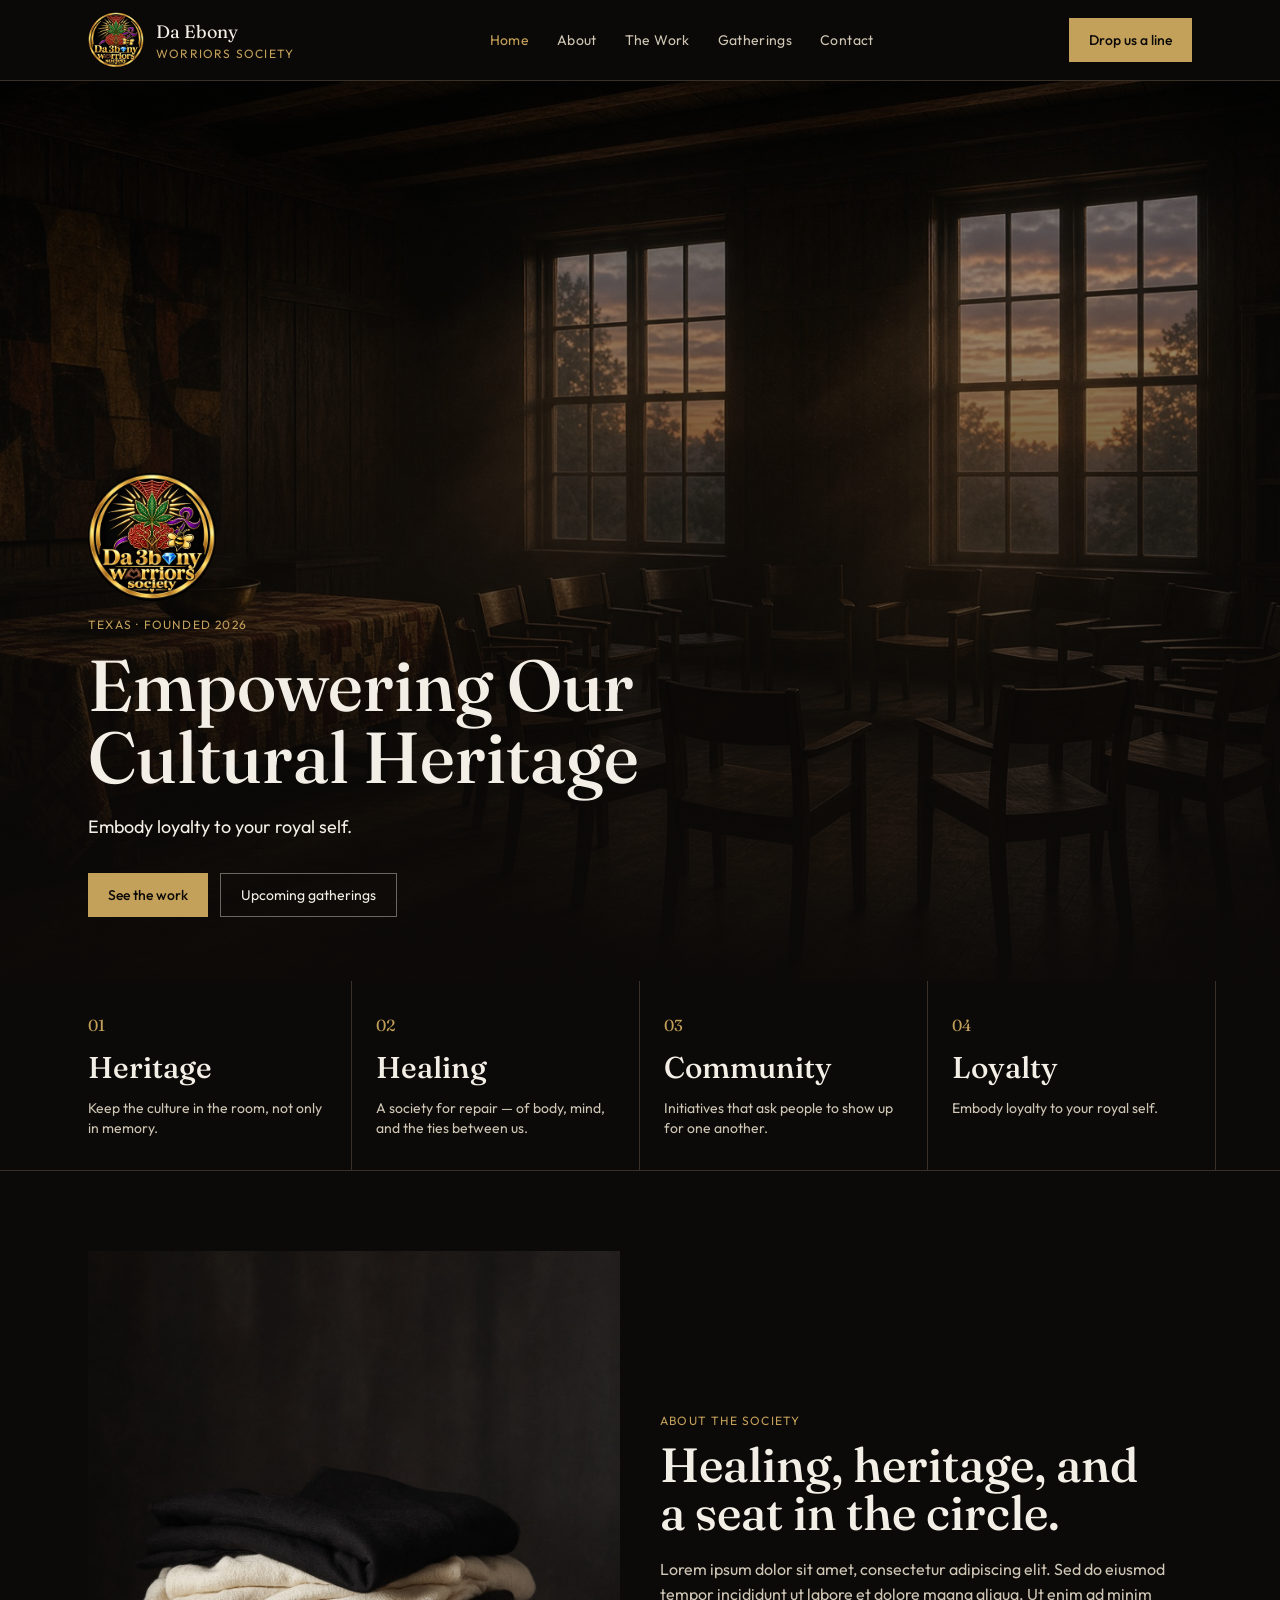
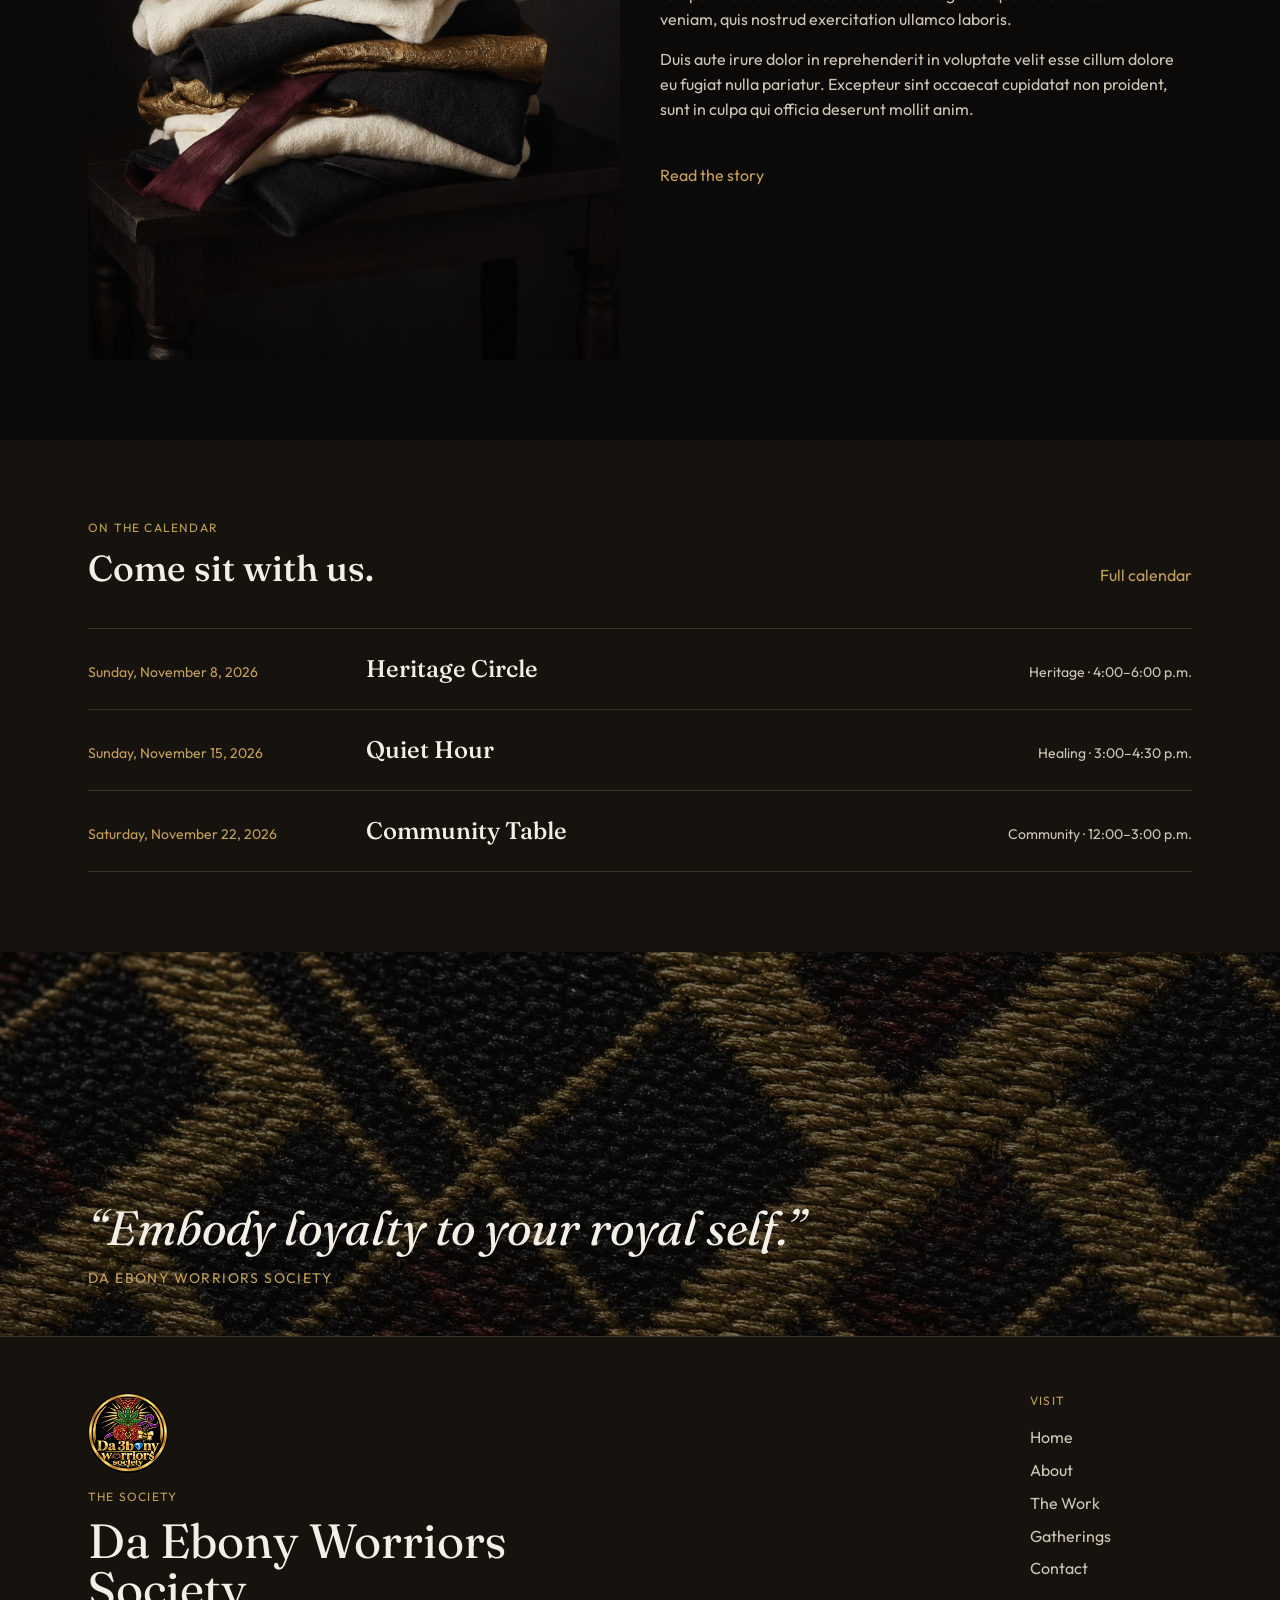
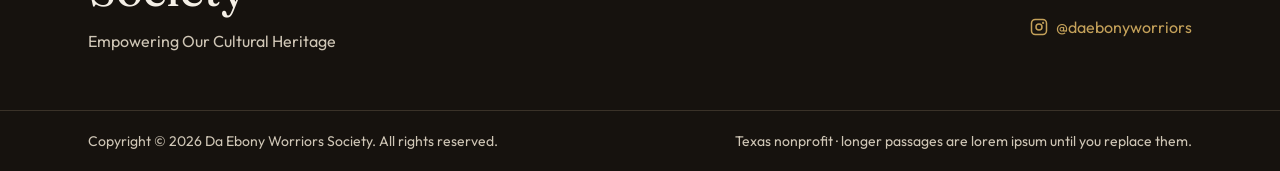
<file: index.html>
<!DOCTYPE html>
<html lang="en">
<head>
  <meta charset="utf-8">
  <meta name="viewport" content="width=device-width, initial-scale=1, viewport-fit=cover, interactive-widget=resizes-content">
  <title>Da Ebony Worriors Society — Empowering Our Cultural Heritage</title>
  <meta name="description" content="Da Ebony Worriors Society. Empowering Our Cultural Heritage. A Texas society for healing, heritage, and community.">
  <meta name="theme-color" content="#0c0a08">
  <link rel="icon" href="images/logo.jpg" type="image/jpeg">
  <link rel="preconnect" href="https://fonts.googleapis.com">
  <link rel="preconnect" href="https://fonts.gstatic.com" crossorigin>
  <link href="https://fonts.googleapis.com/css2?family=Fraunces:ital,opsz,wght@0,9..144,500;0,9..144,620;1,9..144,500&family=Outfit:wght@300;400;500;600&display=swap" rel="stylesheet">
  <link rel="stylesheet" href="css/site.css">
  <link rel="stylesheet" href="css/extras.css">
</head>
<body class="bg-ink text-ivory antialiased">
<div class="flex min-h-screen flex-col">
<a href="#content" class="sr-only focus:not-sr-only focus:fixed focus:top-3 focus:left-3 focus:z-50 focus:bg-gold focus:px-4 focus:py-3 focus:text-ink">Skip to content</a>
<header class="sticky top-0 z-40 border-b border-line bg-ink/95 backdrop-blur-md">
  <div class="mx-auto flex max-w-6xl items-center justify-between gap-4 px-6 py-3">
    <a href="index.html" class="flex items-center gap-3" aria-label="Da Ebony Worriors Society home">
      <img src="images/logo.jpg" alt="" class="logo-mark" width="56" height="56">
      <span class="leading-tight">
        <span class="block font-display text-lg text-ivory">Da Ebony</span>
        <span class="block text-xs tracking-widest text-gold uppercase">Worriors Society</span>
      </span>
    </a>
    <nav class="hidden items-center gap-7 md:flex" aria-label="Primary"><a class="text-sm tracking-wide text-gold" href="index.html">Home</a><a class="text-sm tracking-wide text-ivory-dim hover:text-ivory" href="about.html">About</a><a class="text-sm tracking-wide text-ivory-dim hover:text-ivory" href="work.html">The Work</a><a class="text-sm tracking-wide text-ivory-dim hover:text-ivory" href="gatherings.html">Gatherings</a><a class="text-sm tracking-wide text-ivory-dim hover:text-ivory" href="contact.html">Contact</a></nav>
    <a href="contact.html" class="hidden h-11 items-center bg-gold px-5 text-sm font-medium text-ink hover:bg-gold-2 md:inline-flex">Drop us a line</a>
    <details class="md:hidden">
      <summary class="grid h-11 w-11 place-items-center border border-line text-ivory" aria-label="Open menu"><svg xmlns="http://www.w3.org/2000/svg" width="22" height="22" viewBox="0 0 24 24" fill="none" stroke="currentColor" stroke-width="2" stroke-linecap="round" aria-hidden="true"><path d="M4 6h16M4 12h16M4 18h16"/></svg></summary>
      <nav class="absolute right-0 left-0 border-t border-line bg-ink px-6 py-4" aria-label="Mobile"><a class="flex h-12 items-center border-b border-line font-display text-2xl text-gold" href="index.html">Home</a><a class="flex h-12 items-center border-b border-line font-display text-2xl text-ivory" href="about.html">About</a><a class="flex h-12 items-center border-b border-line font-display text-2xl text-ivory" href="work.html">The Work</a><a class="flex h-12 items-center border-b border-line font-display text-2xl text-ivory" href="gatherings.html">Gatherings</a><a class="flex h-12 items-center border-b border-line font-display text-2xl text-ivory" href="contact.html">Contact</a></nav>
    </details>
  </div>
</header>
<main id="content" class="flex-1">

<section class="relative min-h-screen">
  <img src="images/hall.jpg" alt="An empty wood-paneled gathering room at dusk, chairs in a circle around a table with gold cloth" class="absolute inset-0 h-full w-full object-cover">
  <div class="hero-scrim absolute inset-0"></div>
  <div class="relative mx-auto flex min-h-screen max-w-6xl flex-col justify-end px-6 pt-28 pb-16">
    <img src="images/logo.jpg" alt="Da Ebony Worriors Society seal" class="logo-seal" width="112" height="112">
    <p class="text-xs tracking-widest text-gold uppercase">Texas · Founded 2026</p>
    <h1 class="mt-4 max-w-4xl font-display text-5xl text-ivory md:text-7xl">Empowering Our Cultural Heritage</h1>
    <p class="mt-5 max-w-xl text-lg text-ivory">Embody loyalty to your royal self.</p>
    <div class="mt-8 flex flex-wrap gap-3">
      <a href="work.html" class="inline-flex h-11 items-center bg-gold px-5 text-sm font-medium text-ink hover:bg-gold-2">See the work</a>
      <a href="gatherings.html" class="inline-flex h-11 items-center border border-ivory/40 px-5 text-sm text-ivory hover:border-gold hover:text-gold">Upcoming gatherings</a>
    </div>
  </div>
</section>
<section class="border-b border-line"><div class="mx-auto grid max-w-6xl md:grid-cols-4"><article class="border-b border-line px-6 py-8 md:border-r md:border-b-0"><p class="font-display text-gold">01</p><h2 class="mt-3 font-display text-3xl">Heritage</h2><p class="mt-3 text-sm text-ivory-dim">Keep the culture in the room, not only in memory.</p></article><article class="border-b border-line px-6 py-8 md:border-r md:border-b-0"><p class="font-display text-gold">02</p><h2 class="mt-3 font-display text-3xl">Healing</h2><p class="mt-3 text-sm text-ivory-dim">A society for repair — of body, mind, and the ties between us.</p></article><article class="border-b border-line px-6 py-8 md:border-r md:border-b-0"><p class="font-display text-gold">03</p><h2 class="mt-3 font-display text-3xl">Community</h2><p class="mt-3 text-sm text-ivory-dim">Initiatives that ask people to show up for one another.</p></article><article class="border-b border-line px-6 py-8 md:border-r md:border-b-0 md:border-r-0"><p class="font-display text-gold">04</p><h2 class="mt-3 font-display text-3xl">Loyalty</h2><p class="mt-3 text-sm text-ivory-dim">Embody loyalty to your royal self.</p></article></div></section>
<section class="mx-auto grid max-w-6xl items-center gap-10 px-6 py-20 md:grid-cols-2">
  <img src="images/folds.jpg" alt="Folded black, ivory, and gold cloth on a dark wood bench" class="aspect-portrait w-full object-cover">
  <div>
    <p class="text-xs tracking-widest text-gold uppercase">About the society</p>
    <h2 class="mt-3 font-display text-4xl md:text-5xl">Healing, heritage, and a seat in the circle.</h2>
    <p class="mt-5 text-ivory-dim">Lorem ipsum dolor sit amet, consectetur adipiscing elit. Sed do eiusmod tempor incididunt ut labore et dolore magna aliqua. Ut enim ad minim veniam, quis nostrud exercitation ullamco laboris.</p>
    <p class="mt-4 text-ivory-dim">Duis aute irure dolor in reprehenderit in voluptate velit esse cillum dolore eu fugiat nulla pariatur. Excepteur sint occaecat cupidatat non proident, sunt in culpa qui officia deserunt mollit anim.</p>
    <a href="about.html" class="mt-8 inline-flex h-11 items-center text-gold hover:text-gold-2">Read the story</a>
  </div>
</section>
<section class="bg-ink-2"><div class="mx-auto max-w-6xl px-6 py-20">
  <div class="flex flex-wrap items-end justify-between gap-4">
    <div><p class="text-xs tracking-widest text-gold uppercase">On the calendar</p><h2 class="mt-3 font-display text-4xl">Come sit with us.</h2></div>
    <a href="gatherings.html" class="text-gold hover:text-gold-2">Full calendar</a>
  </div>
  <ul class="mt-10 divide-y divide-line border-y border-line"><li class="grid gap-2 py-6 md:grid-cols-12 md:items-baseline"><p class="text-sm text-gold md:col-span-3">Sunday, November 8, 2026</p><h3 class="font-display text-2xl md:col-span-5">Heritage Circle</h3><p class="text-sm text-ivory-dim md:col-span-4 md:text-right">Heritage · 4:00–6:00 p.m.</p></li><li class="grid gap-2 py-6 md:grid-cols-12 md:items-baseline"><p class="text-sm text-gold md:col-span-3">Sunday, November 15, 2026</p><h3 class="font-display text-2xl md:col-span-5">Quiet Hour</h3><p class="text-sm text-ivory-dim md:col-span-4 md:text-right">Healing · 3:00–4:30 p.m.</p></li><li class="grid gap-2 py-6 md:grid-cols-12 md:items-baseline"><p class="text-sm text-gold md:col-span-3">Saturday, November 22, 2026</p><h3 class="font-display text-2xl md:col-span-5">Community Table</h3><p class="text-sm text-ivory-dim md:col-span-4 md:text-right">Community · 12:00–3:00 p.m.</p></li></ul>
</div></section>
<section class="relative">
  <img src="images/cloth.jpg" alt="Handwoven black cloth with antique gold diamonds and chevrons" class="h-80 w-full object-cover md:h-96">
  <div class="absolute inset-0 flex items-end bg-ink/55">
    <blockquote class="mx-auto w-full max-w-6xl px-6 py-12">
      <p class="max-w-3xl font-display text-4xl text-ivory italic md:text-5xl">“Embody loyalty to your royal self.”</p>
      <footer class="mt-4 text-sm tracking-widest text-gold uppercase">Da Ebony Worriors Society</footer>
    </blockquote>
  </div>
</section>

</main>
<footer class="border-t border-line bg-ink-2">
  <div class="mx-auto grid max-w-6xl gap-10 px-6 py-14 md:grid-cols-12">
    <div class="md:col-span-7">
      <img src="images/logo.jpg" alt="" class="logo-footer" width="80" height="80">
      <p class="mt-4 text-xs tracking-widest text-gold uppercase">The society</p>
      <p class="mt-3 max-w-xl font-display text-4xl text-ivory md:text-5xl">Da Ebony Worriors Society</p>
      <p class="mt-4 max-w-md text-ivory-dim">Empowering Our Cultural Heritage</p>
    </div>
    <div class="md:col-span-5 md:justify-self-end">
      <p class="text-xs tracking-widest text-gold uppercase">Visit</p>
      <ul class="mt-4 space-y-2"><li><a class="text-ivory-dim hover:text-ivory" href="index.html">Home</a></li><li><a class="text-ivory-dim hover:text-ivory" href="about.html">About</a></li><li><a class="text-ivory-dim hover:text-ivory" href="work.html">The Work</a></li><li><a class="text-ivory-dim hover:text-ivory" href="gatherings.html">Gatherings</a></li><li><a class="text-ivory-dim hover:text-ivory" href="contact.html">Contact</a></li></ul>
      <a href="https://www.instagram.com/daebonyworriors/" class="mt-6 inline-flex h-11 items-center gap-2 text-gold hover:text-gold-2" target="_blank" rel="noreferrer"><svg xmlns="http://www.w3.org/2000/svg" width="18" height="18" viewBox="0 0 24 24" fill="none" stroke="currentColor" stroke-width="2" stroke-linecap="round" stroke-linejoin="round" aria-hidden="true"><rect width="20" height="20" x="2" y="2" rx="5"/><circle cx="12" cy="12" r="4"/><circle cx="17.5" cy="6.5" r="0.5" fill="currentColor"/></svg> @daebonyworriors</a>
    </div>
  </div>
  <div class="border-t border-line">
    <div class="mx-auto flex max-w-6xl flex-col gap-2 px-6 py-5 text-sm text-ivory-dim md:flex-row md:items-center md:justify-between">
      <p>Copyright © 2026 Da Ebony Worriors Society. All rights reserved.</p>
      <p>Texas nonprofit · longer passages are lorem ipsum until you replace them.</p>
    </div>
  </div>
</footer>
</div>
<script src="js/site.js"></script>
</body>
</html>
</file>
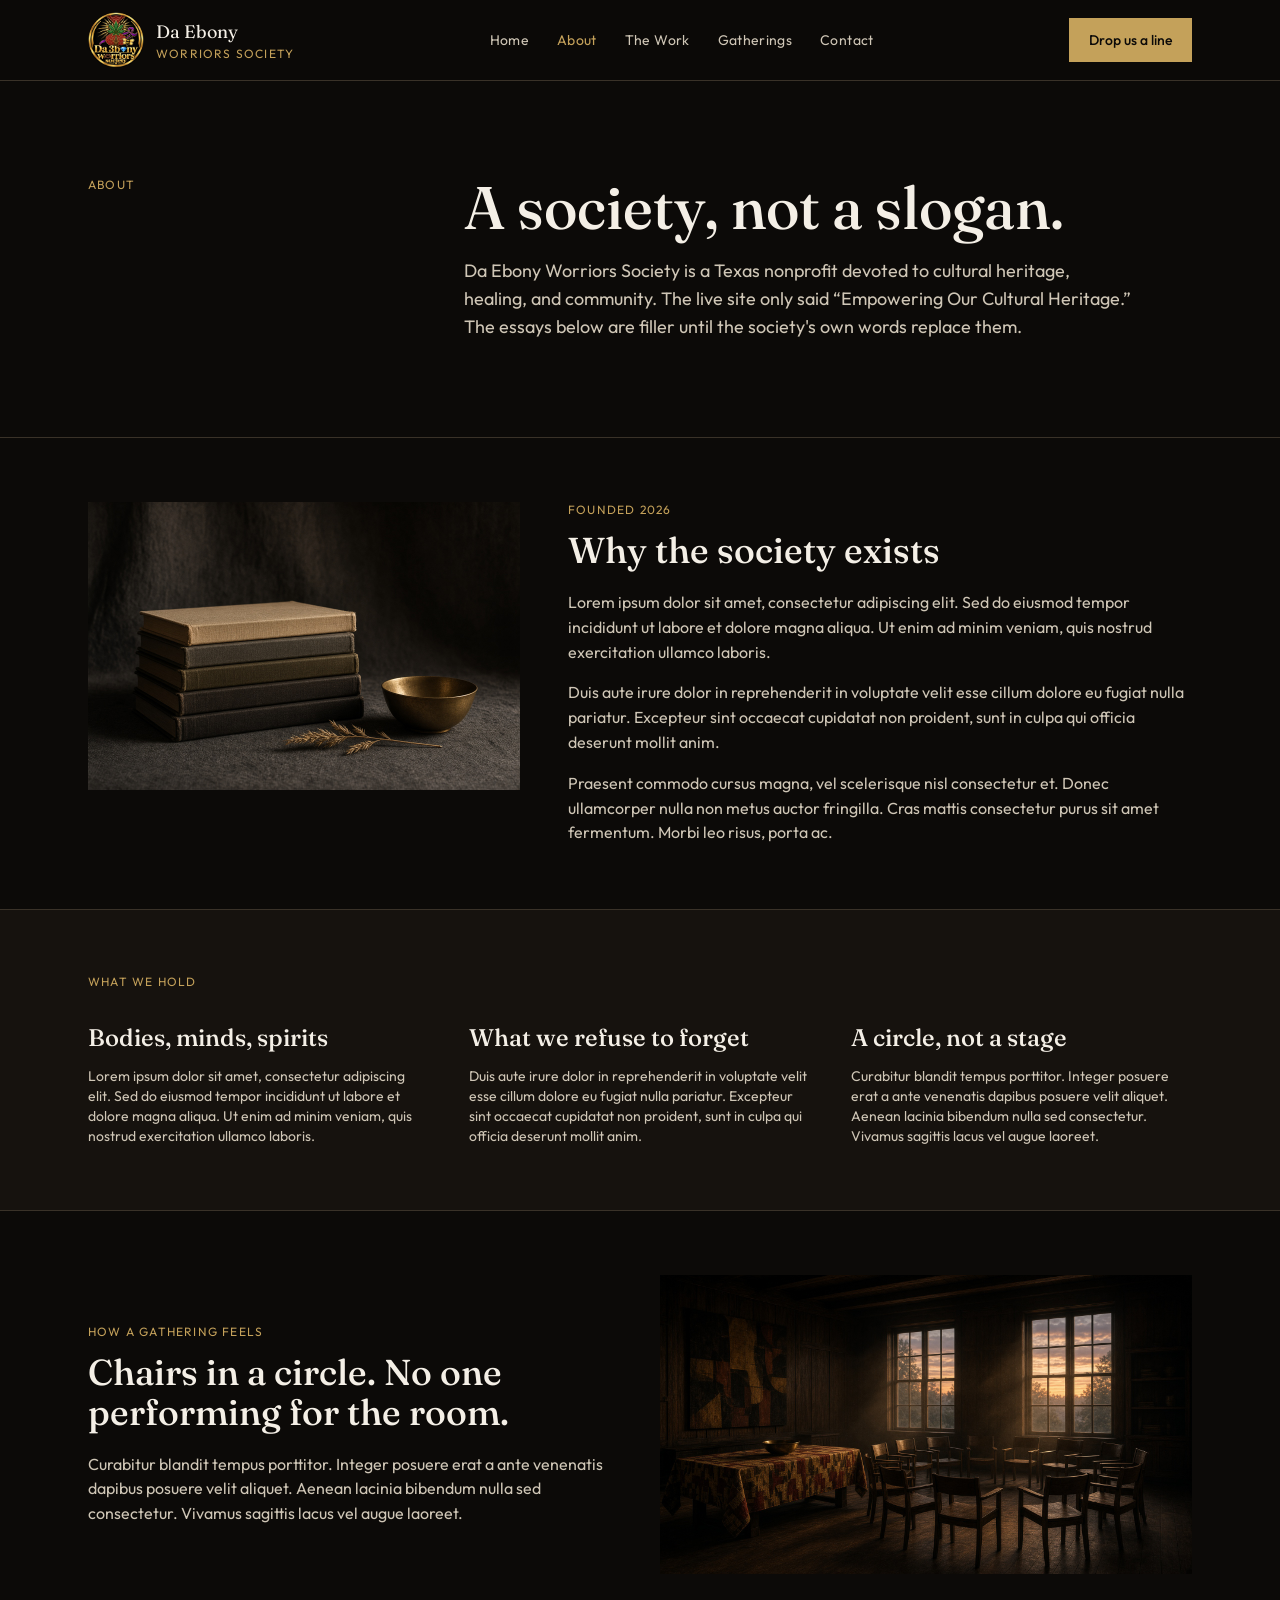
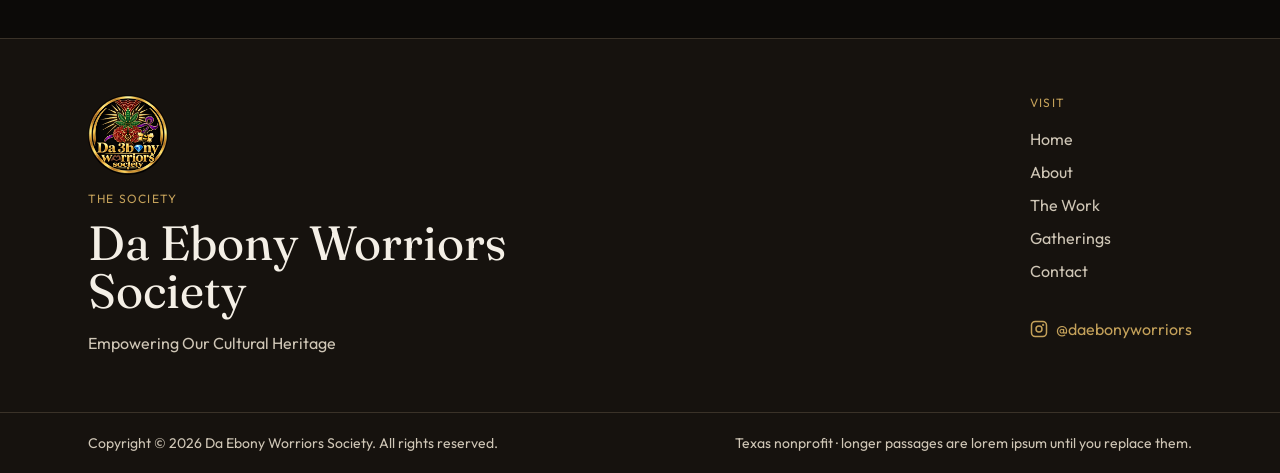
<file: about.html>
<!DOCTYPE html>
<html lang="en">
<head>
  <meta charset="utf-8">
  <meta name="viewport" content="width=device-width, initial-scale=1, viewport-fit=cover, interactive-widget=resizes-content">
  <title>About · Da Ebony Worriors Society</title>
  <meta name="description" content="Da Ebony Worriors Society. Empowering Our Cultural Heritage. A Texas society for healing, heritage, and community.">
  <meta name="theme-color" content="#0c0a08">
  <link rel="icon" href="images/logo.jpg" type="image/jpeg">
  <link rel="preconnect" href="https://fonts.googleapis.com">
  <link rel="preconnect" href="https://fonts.gstatic.com" crossorigin>
  <link href="https://fonts.googleapis.com/css2?family=Fraunces:ital,opsz,wght@0,9..144,500;0,9..144,620;1,9..144,500&family=Outfit:wght@300;400;500;600&display=swap" rel="stylesheet">
  <link rel="stylesheet" href="css/site.css">
  <link rel="stylesheet" href="css/extras.css">
</head>
<body class="bg-ink text-ivory antialiased">
<div class="flex min-h-screen flex-col">
<a href="#content" class="sr-only focus:not-sr-only focus:fixed focus:top-3 focus:left-3 focus:z-50 focus:bg-gold focus:px-4 focus:py-3 focus:text-ink">Skip to content</a>
<header class="sticky top-0 z-40 border-b border-line bg-ink/95 backdrop-blur-md">
  <div class="mx-auto flex max-w-6xl items-center justify-between gap-4 px-6 py-3">
    <a href="index.html" class="flex items-center gap-3" aria-label="Da Ebony Worriors Society home">
      <img src="images/logo.jpg" alt="" class="logo-mark" width="56" height="56">
      <span class="leading-tight">
        <span class="block font-display text-lg text-ivory">Da Ebony</span>
        <span class="block text-xs tracking-widest text-gold uppercase">Worriors Society</span>
      </span>
    </a>
    <nav class="hidden items-center gap-7 md:flex" aria-label="Primary"><a class="text-sm tracking-wide text-ivory-dim hover:text-ivory" href="index.html">Home</a><a class="text-sm tracking-wide text-gold" href="about.html">About</a><a class="text-sm tracking-wide text-ivory-dim hover:text-ivory" href="work.html">The Work</a><a class="text-sm tracking-wide text-ivory-dim hover:text-ivory" href="gatherings.html">Gatherings</a><a class="text-sm tracking-wide text-ivory-dim hover:text-ivory" href="contact.html">Contact</a></nav>
    <a href="contact.html" class="hidden h-11 items-center bg-gold px-5 text-sm font-medium text-ink hover:bg-gold-2 md:inline-flex">Drop us a line</a>
    <details class="md:hidden">
      <summary class="grid h-11 w-11 place-items-center border border-line text-ivory" aria-label="Open menu"><svg xmlns="http://www.w3.org/2000/svg" width="22" height="22" viewBox="0 0 24 24" fill="none" stroke="currentColor" stroke-width="2" stroke-linecap="round" aria-hidden="true"><path d="M4 6h16M4 12h16M4 18h16"/></svg></summary>
      <nav class="absolute right-0 left-0 border-t border-line bg-ink px-6 py-4" aria-label="Mobile"><a class="flex h-12 items-center border-b border-line font-display text-2xl text-ivory" href="index.html">Home</a><a class="flex h-12 items-center border-b border-line font-display text-2xl text-gold" href="about.html">About</a><a class="flex h-12 items-center border-b border-line font-display text-2xl text-ivory" href="work.html">The Work</a><a class="flex h-12 items-center border-b border-line font-display text-2xl text-ivory" href="gatherings.html">Gatherings</a><a class="flex h-12 items-center border-b border-line font-display text-2xl text-ivory" href="contact.html">Contact</a></nav>
    </details>
  </div>
</header>
<main id="content" class="flex-1">
<header class="border-b border-line">
  <div class="mx-auto grid max-w-6xl gap-6 px-6 py-16 md:grid-cols-12 md:py-24">
    <div class="md:col-span-4"><p class="text-xs tracking-widest text-gold uppercase">About</p></div>
    <div class="md:col-span-8">
      <h1 class="font-display text-5xl text-ivory md:text-6xl">A society, not a slogan.</h1>
      <p class="mt-5 max-w-2xl text-lg text-ivory-dim">Da Ebony Worriors Society is a Texas nonprofit devoted to cultural heritage, healing, and community. The live site only said “Empowering Our Cultural Heritage.” The essays below are filler until the society&#x27;s own words replace them.</p>
    </div>
  </div>
</header>
<section class="mx-auto grid max-w-6xl items-start gap-12 px-6 py-16 md:grid-cols-12">
  <img src="images/books.jpg" alt="Still life of blank clothbound books, a brass bowl, and dried grass" class="aspect-photo w-full object-cover md:col-span-5">
  <div class="md:col-span-7">
    <p class="text-xs tracking-widest text-gold uppercase">Founded 2026</p>
    <h2 class="mt-3 font-display text-4xl">Why the society exists</h2>
    <p class="mt-5 text-ivory-dim">Lorem ipsum dolor sit amet, consectetur adipiscing elit. Sed do eiusmod tempor incididunt ut labore et dolore magna aliqua. Ut enim ad minim veniam, quis nostrud exercitation ullamco laboris.</p>
    <p class="mt-4 text-ivory-dim">Duis aute irure dolor in reprehenderit in voluptate velit esse cillum dolore eu fugiat nulla pariatur. Excepteur sint occaecat cupidatat non proident, sunt in culpa qui officia deserunt mollit anim.</p>
    <p class="mt-4 text-ivory-dim">Praesent commodo cursus magna, vel scelerisque nisl consectetur et. Donec ullamcorper nulla non metus auctor fringilla. Cras mattis consectetur purus sit amet fermentum. Morbi leo risus, porta ac.</p>
  </div>
</section>
<section class="border-y border-line bg-ink-2"><div class="mx-auto max-w-6xl px-6 py-16"><p class="text-xs tracking-widest text-gold uppercase">What we hold</p><div class="mt-8 grid gap-10 md:grid-cols-3"><article><h3 class="font-display text-2xl">Bodies, minds, spirits</h3><p class="mt-3 text-sm text-ivory-dim">Lorem ipsum dolor sit amet, consectetur adipiscing elit. Sed do eiusmod tempor incididunt ut labore et dolore magna aliqua. Ut enim ad minim veniam, quis nostrud exercitation ullamco laboris.</p></article><article><h3 class="font-display text-2xl">What we refuse to forget</h3><p class="mt-3 text-sm text-ivory-dim">Duis aute irure dolor in reprehenderit in voluptate velit esse cillum dolore eu fugiat nulla pariatur. Excepteur sint occaecat cupidatat non proident, sunt in culpa qui officia deserunt mollit anim.</p></article><article><h3 class="font-display text-2xl">A circle, not a stage</h3><p class="mt-3 text-sm text-ivory-dim">Curabitur blandit tempus porttitor. Integer posuere erat a ante venenatis dapibus posuere velit aliquet. Aenean lacinia bibendum nulla sed consectetur. Vivamus sagittis lacus vel augue laoreet.</p></article></div></div></section>
<section class="mx-auto grid max-w-6xl gap-10 px-6 py-16 md:grid-cols-2 md:items-center">
  <div><p class="text-xs tracking-widest text-gold uppercase">How a gathering feels</p><h2 class="mt-3 font-display text-4xl">Chairs in a circle. No one performing for the room.</h2><p class="mt-5 text-ivory-dim">Curabitur blandit tempus porttitor. Integer posuere erat a ante venenatis dapibus posuere velit aliquet. Aenean lacinia bibendum nulla sed consectetur. Vivamus sagittis lacus vel augue laoreet.</p></div>
  <img src="images/hall.jpg" alt="Gathering room with wooden chairs circled around a long table" class="aspect-video w-full object-cover">
</section>

</main>
<footer class="border-t border-line bg-ink-2">
  <div class="mx-auto grid max-w-6xl gap-10 px-6 py-14 md:grid-cols-12">
    <div class="md:col-span-7">
      <img src="images/logo.jpg" alt="" class="logo-footer" width="80" height="80">
      <p class="mt-4 text-xs tracking-widest text-gold uppercase">The society</p>
      <p class="mt-3 max-w-xl font-display text-4xl text-ivory md:text-5xl">Da Ebony Worriors Society</p>
      <p class="mt-4 max-w-md text-ivory-dim">Empowering Our Cultural Heritage</p>
    </div>
    <div class="md:col-span-5 md:justify-self-end">
      <p class="text-xs tracking-widest text-gold uppercase">Visit</p>
      <ul class="mt-4 space-y-2"><li><a class="text-ivory-dim hover:text-ivory" href="index.html">Home</a></li><li><a class="text-ivory-dim hover:text-ivory" href="about.html">About</a></li><li><a class="text-ivory-dim hover:text-ivory" href="work.html">The Work</a></li><li><a class="text-ivory-dim hover:text-ivory" href="gatherings.html">Gatherings</a></li><li><a class="text-ivory-dim hover:text-ivory" href="contact.html">Contact</a></li></ul>
      <a href="https://www.instagram.com/daebonyworriors/" class="mt-6 inline-flex h-11 items-center gap-2 text-gold hover:text-gold-2" target="_blank" rel="noreferrer"><svg xmlns="http://www.w3.org/2000/svg" width="18" height="18" viewBox="0 0 24 24" fill="none" stroke="currentColor" stroke-width="2" stroke-linecap="round" stroke-linejoin="round" aria-hidden="true"><rect width="20" height="20" x="2" y="2" rx="5"/><circle cx="12" cy="12" r="4"/><circle cx="17.5" cy="6.5" r="0.5" fill="currentColor"/></svg> @daebonyworriors</a>
    </div>
  </div>
  <div class="border-t border-line">
    <div class="mx-auto flex max-w-6xl flex-col gap-2 px-6 py-5 text-sm text-ivory-dim md:flex-row md:items-center md:justify-between">
      <p>Copyright © 2026 Da Ebony Worriors Society. All rights reserved.</p>
      <p>Texas nonprofit · longer passages are lorem ipsum until you replace them.</p>
    </div>
  </div>
</footer>
</div>
<script src="js/site.js"></script>
</body>
</html>
</file>
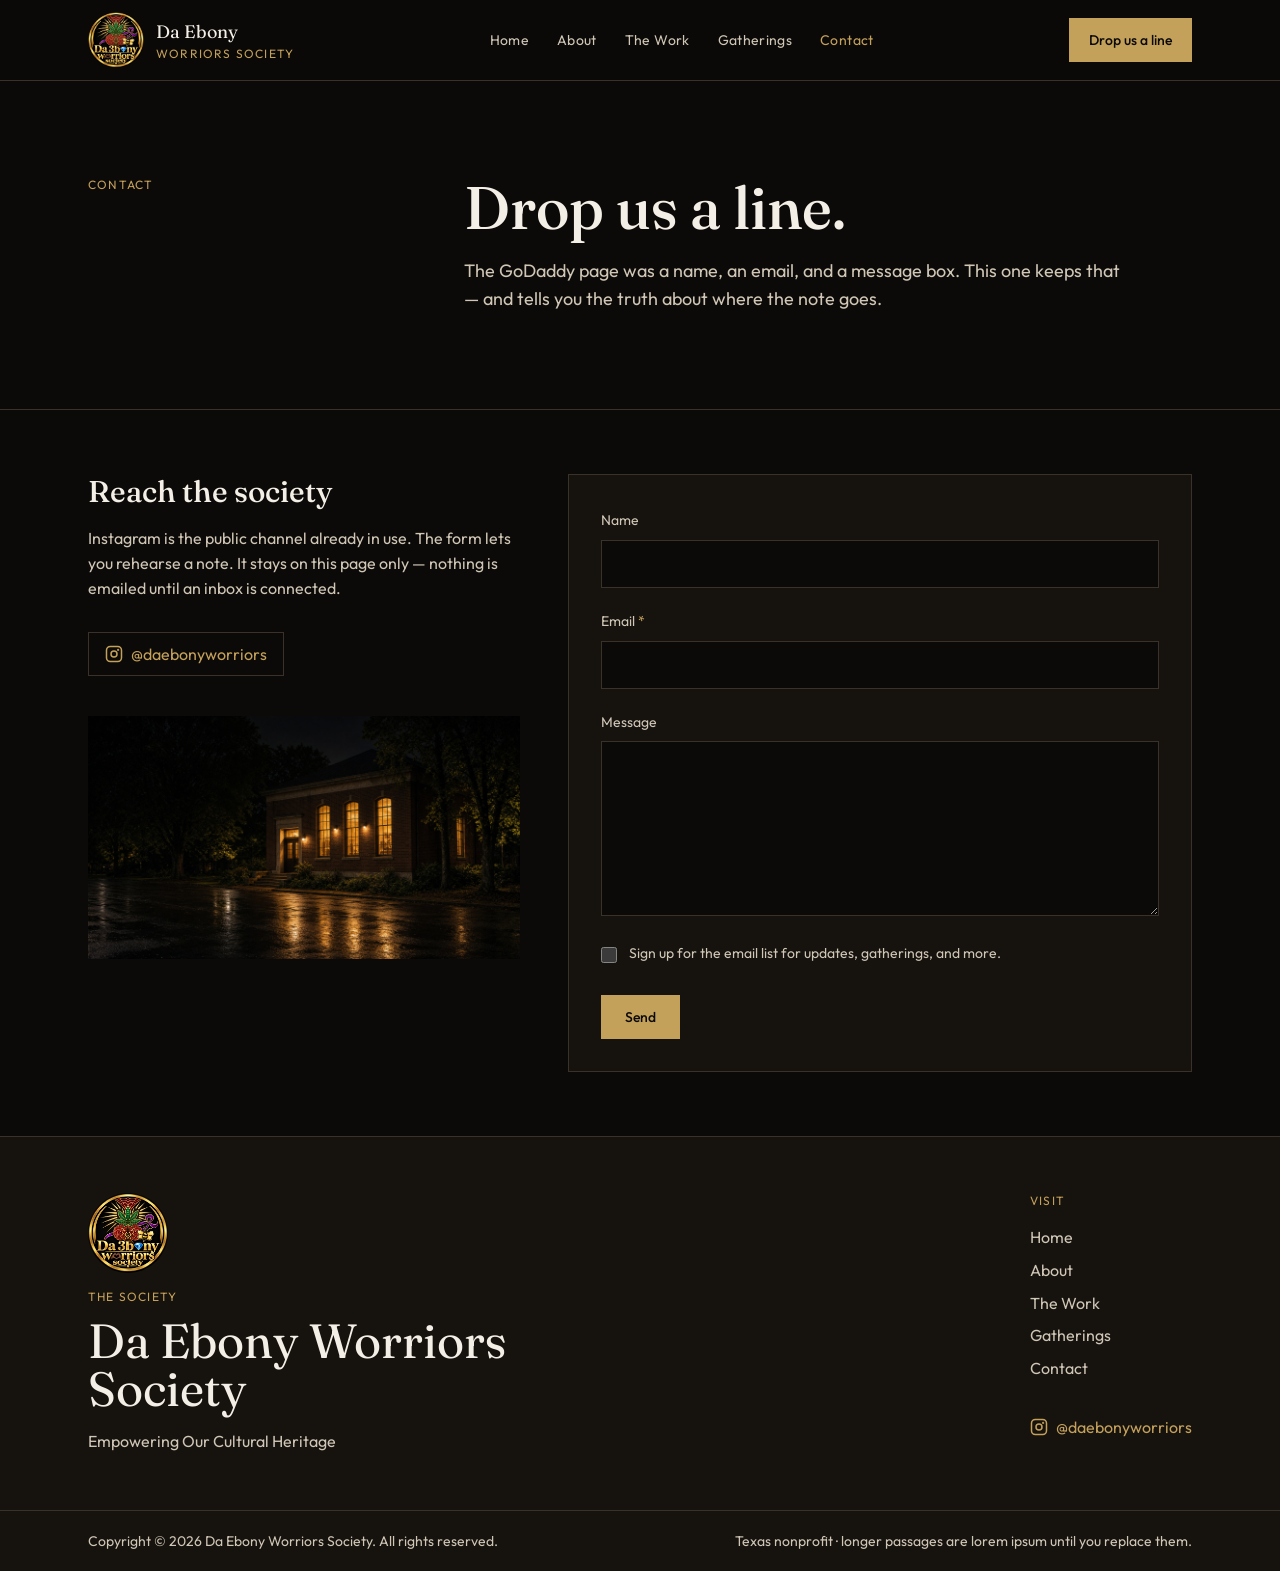
<file: contact.html>
<!DOCTYPE html>
<html lang="en">
<head>
  <meta charset="utf-8">
  <meta name="viewport" content="width=device-width, initial-scale=1, viewport-fit=cover, interactive-widget=resizes-content">
  <title>Contact · Da Ebony Worriors Society</title>
  <meta name="description" content="Da Ebony Worriors Society. Empowering Our Cultural Heritage. A Texas society for healing, heritage, and community.">
  <meta name="theme-color" content="#0c0a08">
  <link rel="icon" href="images/logo.jpg" type="image/jpeg">
  <link rel="preconnect" href="https://fonts.googleapis.com">
  <link rel="preconnect" href="https://fonts.gstatic.com" crossorigin>
  <link href="https://fonts.googleapis.com/css2?family=Fraunces:ital,opsz,wght@0,9..144,500;0,9..144,620;1,9..144,500&family=Outfit:wght@300;400;500;600&display=swap" rel="stylesheet">
  <link rel="stylesheet" href="css/site.css">
  <link rel="stylesheet" href="css/extras.css">
</head>
<body class="bg-ink text-ivory antialiased">
<div class="flex min-h-screen flex-col">
<a href="#content" class="sr-only focus:not-sr-only focus:fixed focus:top-3 focus:left-3 focus:z-50 focus:bg-gold focus:px-4 focus:py-3 focus:text-ink">Skip to content</a>
<header class="sticky top-0 z-40 border-b border-line bg-ink/95 backdrop-blur-md">
  <div class="mx-auto flex max-w-6xl items-center justify-between gap-4 px-6 py-3">
    <a href="index.html" class="flex items-center gap-3" aria-label="Da Ebony Worriors Society home">
      <img src="images/logo.jpg" alt="" class="logo-mark" width="56" height="56">
      <span class="leading-tight">
        <span class="block font-display text-lg text-ivory">Da Ebony</span>
        <span class="block text-xs tracking-widest text-gold uppercase">Worriors Society</span>
      </span>
    </a>
    <nav class="hidden items-center gap-7 md:flex" aria-label="Primary"><a class="text-sm tracking-wide text-ivory-dim hover:text-ivory" href="index.html">Home</a><a class="text-sm tracking-wide text-ivory-dim hover:text-ivory" href="about.html">About</a><a class="text-sm tracking-wide text-ivory-dim hover:text-ivory" href="work.html">The Work</a><a class="text-sm tracking-wide text-ivory-dim hover:text-ivory" href="gatherings.html">Gatherings</a><a class="text-sm tracking-wide text-gold" href="contact.html">Contact</a></nav>
    <a href="contact.html" class="hidden h-11 items-center bg-gold px-5 text-sm font-medium text-ink hover:bg-gold-2 md:inline-flex">Drop us a line</a>
    <details class="md:hidden">
      <summary class="grid h-11 w-11 place-items-center border border-line text-ivory" aria-label="Open menu"><svg xmlns="http://www.w3.org/2000/svg" width="22" height="22" viewBox="0 0 24 24" fill="none" stroke="currentColor" stroke-width="2" stroke-linecap="round" aria-hidden="true"><path d="M4 6h16M4 12h16M4 18h16"/></svg></summary>
      <nav class="absolute right-0 left-0 border-t border-line bg-ink px-6 py-4" aria-label="Mobile"><a class="flex h-12 items-center border-b border-line font-display text-2xl text-ivory" href="index.html">Home</a><a class="flex h-12 items-center border-b border-line font-display text-2xl text-ivory" href="about.html">About</a><a class="flex h-12 items-center border-b border-line font-display text-2xl text-ivory" href="work.html">The Work</a><a class="flex h-12 items-center border-b border-line font-display text-2xl text-ivory" href="gatherings.html">Gatherings</a><a class="flex h-12 items-center border-b border-line font-display text-2xl text-gold" href="contact.html">Contact</a></nav>
    </details>
  </div>
</header>
<main id="content" class="flex-1">
<header class="border-b border-line">
  <div class="mx-auto grid max-w-6xl gap-6 px-6 py-16 md:grid-cols-12 md:py-24">
    <div class="md:col-span-4"><p class="text-xs tracking-widest text-gold uppercase">Contact</p></div>
    <div class="md:col-span-8">
      <h1 class="font-display text-5xl text-ivory md:text-6xl">Drop us a line.</h1>
      <p class="mt-5 max-w-2xl text-lg text-ivory-dim">The GoDaddy page was a name, an email, and a message box. This one keeps that — and tells you the truth about where the note goes.</p>
    </div>
  </div>
</header>
<section class="mx-auto grid max-w-6xl gap-12 px-6 py-16 md:grid-cols-12">
  <div class="md:col-span-5">
    <h2 class="font-display text-3xl">Reach the society</h2>
    <p class="mt-4 text-ivory-dim">Instagram is the public channel already in use. The form lets you rehearse a note. It stays on this page only — nothing is emailed until an inbox is connected.</p>
    <a href="https://www.instagram.com/daebonyworriors/" target="_blank" rel="noreferrer" class="mt-8 inline-flex h-11 items-center gap-2 border border-line px-4 text-gold hover:border-gold"><svg xmlns="http://www.w3.org/2000/svg" width="18" height="18" viewBox="0 0 24 24" fill="none" stroke="currentColor" stroke-width="2" stroke-linecap="round" stroke-linejoin="round" aria-hidden="true"><rect width="20" height="20" x="2" y="2" rx="5"/><circle cx="12" cy="12" r="4"/><circle cx="17.5" cy="6.5" r="0.5" fill="currentColor"/></svg> @daebonyworriors</a>
    <img src="images/night.jpg" alt="Community building at night, windows lit gold" class="mt-10 aspect-video w-full object-cover">
  </div>
  <div class="md:col-span-7">
    <form id="contact-form" novalidate class="border border-line bg-ink-2 p-6 md:p-8">
      <div>
        <label for="name" class="text-sm text-ivory-dim">Name</label>
        <input id="name" name="name" autocomplete="name" class="mt-2 h-12 w-full border border-line bg-ink px-3 text-ivory outline-none focus:border-gold">
        <p id="err-name" class="mt-2 hidden text-sm text-gold-2"></p>
      </div>
      <div class="mt-5">
        <label for="email" class="text-sm text-ivory-dim">Email <span class="text-gold">*</span></label>
        <input id="email" name="email" type="email" autocomplete="email" required class="mt-2 h-12 w-full border border-line bg-ink px-3 text-ivory outline-none focus:border-gold">
        <p id="err-email" class="mt-2 hidden text-sm text-gold-2"></p>
      </div>
      <div class="mt-5">
        <label for="message" class="text-sm text-ivory-dim">Message</label>
        <textarea id="message" name="message" rows="6" class="mt-2 w-full border border-line bg-ink px-3 py-3 text-ivory outline-none focus:border-gold"></textarea>
        <p id="err-message" class="mt-2 hidden text-sm text-gold-2"></p>
      </div>
      <label class="mt-5 flex items-start gap-3 text-sm text-ivory-dim">
        <input id="list" type="checkbox" class="mt-1 h-4 w-4 accent-gold">
        Sign up for the email list for updates, gatherings, and more.
      </label>
      <button type="submit" class="mt-8 inline-flex h-11 items-center bg-gold px-6 text-sm font-medium text-ink hover:bg-gold-2">Send</button>
    </form>
    <div id="contact-thanks" class="hidden border border-gold bg-ink-2 p-8" role="status"></div>
  </div>
</section>

</main>
<footer class="border-t border-line bg-ink-2">
  <div class="mx-auto grid max-w-6xl gap-10 px-6 py-14 md:grid-cols-12">
    <div class="md:col-span-7">
      <img src="images/logo.jpg" alt="" class="logo-footer" width="80" height="80">
      <p class="mt-4 text-xs tracking-widest text-gold uppercase">The society</p>
      <p class="mt-3 max-w-xl font-display text-4xl text-ivory md:text-5xl">Da Ebony Worriors Society</p>
      <p class="mt-4 max-w-md text-ivory-dim">Empowering Our Cultural Heritage</p>
    </div>
    <div class="md:col-span-5 md:justify-self-end">
      <p class="text-xs tracking-widest text-gold uppercase">Visit</p>
      <ul class="mt-4 space-y-2"><li><a class="text-ivory-dim hover:text-ivory" href="index.html">Home</a></li><li><a class="text-ivory-dim hover:text-ivory" href="about.html">About</a></li><li><a class="text-ivory-dim hover:text-ivory" href="work.html">The Work</a></li><li><a class="text-ivory-dim hover:text-ivory" href="gatherings.html">Gatherings</a></li><li><a class="text-ivory-dim hover:text-ivory" href="contact.html">Contact</a></li></ul>
      <a href="https://www.instagram.com/daebonyworriors/" class="mt-6 inline-flex h-11 items-center gap-2 text-gold hover:text-gold-2" target="_blank" rel="noreferrer"><svg xmlns="http://www.w3.org/2000/svg" width="18" height="18" viewBox="0 0 24 24" fill="none" stroke="currentColor" stroke-width="2" stroke-linecap="round" stroke-linejoin="round" aria-hidden="true"><rect width="20" height="20" x="2" y="2" rx="5"/><circle cx="12" cy="12" r="4"/><circle cx="17.5" cy="6.5" r="0.5" fill="currentColor"/></svg> @daebonyworriors</a>
    </div>
  </div>
  <div class="border-t border-line">
    <div class="mx-auto flex max-w-6xl flex-col gap-2 px-6 py-5 text-sm text-ivory-dim md:flex-row md:items-center md:justify-between">
      <p>Copyright © 2026 Da Ebony Worriors Society. All rights reserved.</p>
      <p>Texas nonprofit · longer passages are lorem ipsum until you replace them.</p>
    </div>
  </div>
</footer>
</div>
<script src="js/site.js"></script>
</body>
</html>
</file>
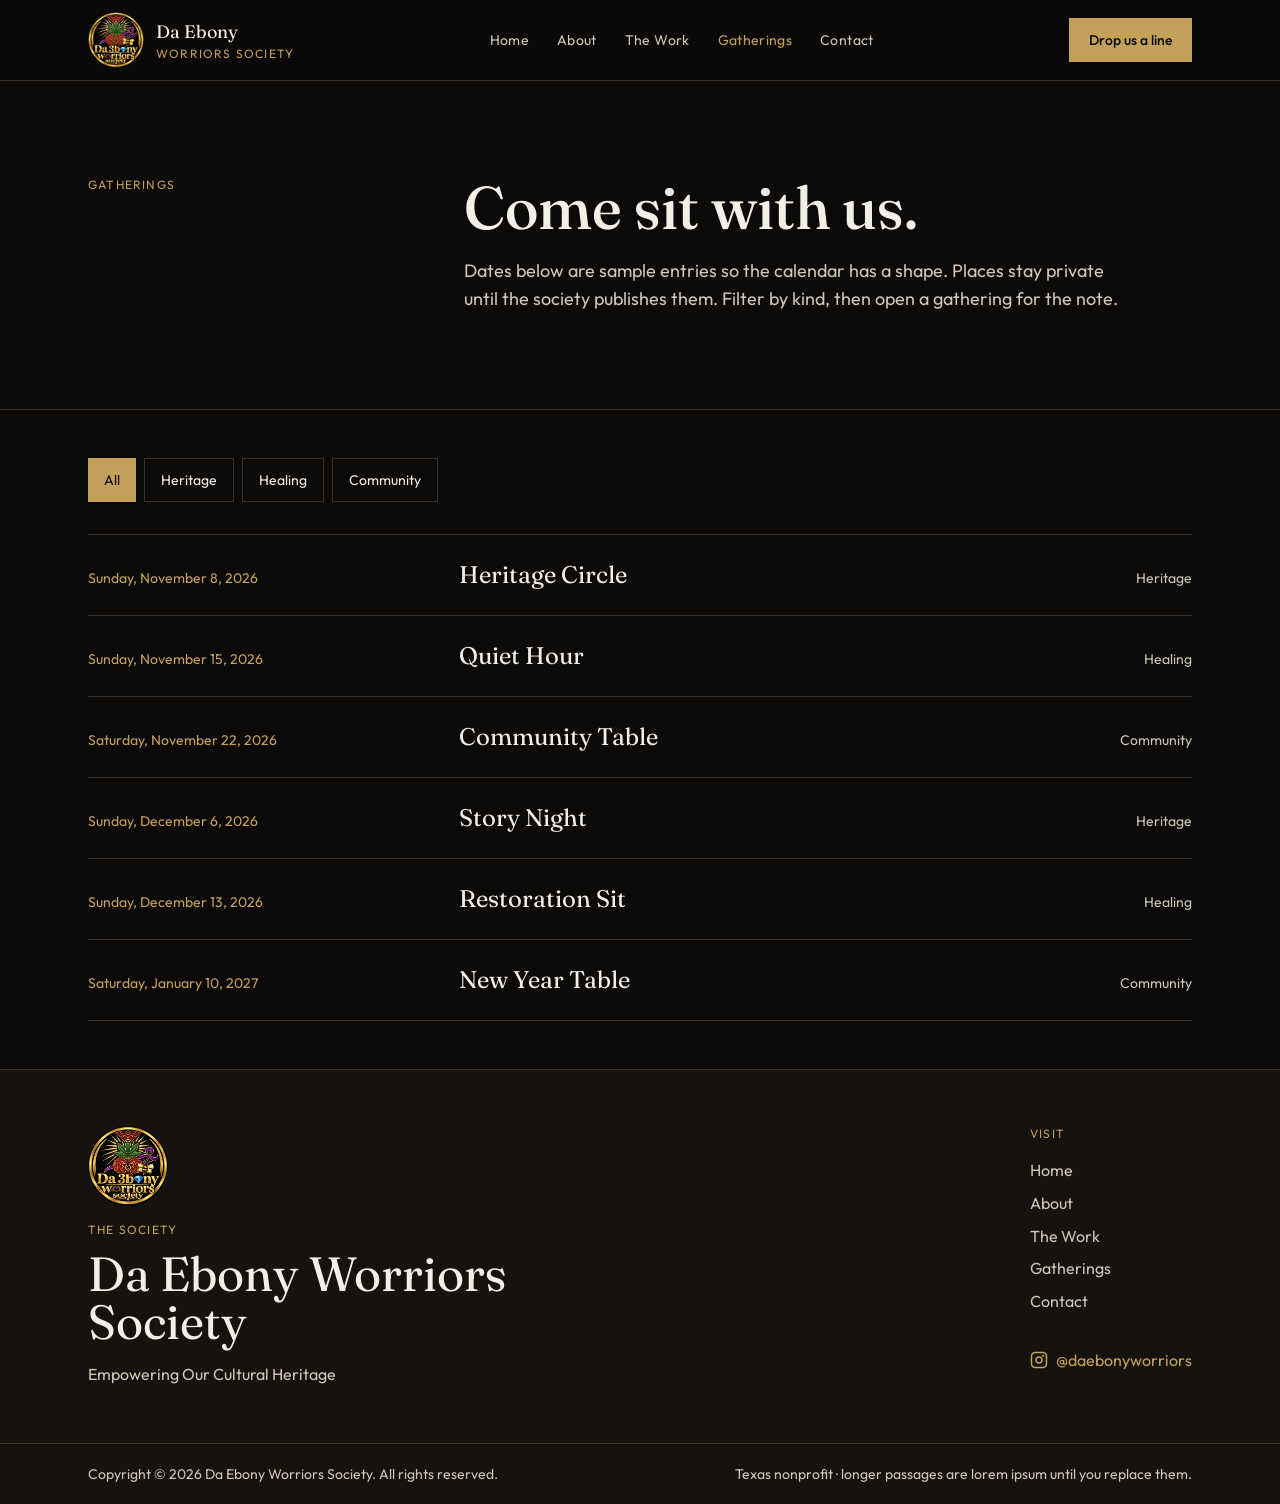
<file: gatherings.html>
<!DOCTYPE html>
<html lang="en">
<head>
  <meta charset="utf-8">
  <meta name="viewport" content="width=device-width, initial-scale=1, viewport-fit=cover, interactive-widget=resizes-content">
  <title>Gatherings · Da Ebony Worriors Society</title>
  <meta name="description" content="Da Ebony Worriors Society. Empowering Our Cultural Heritage. A Texas society for healing, heritage, and community.">
  <meta name="theme-color" content="#0c0a08">
  <link rel="icon" href="images/logo.jpg" type="image/jpeg">
  <link rel="preconnect" href="https://fonts.googleapis.com">
  <link rel="preconnect" href="https://fonts.gstatic.com" crossorigin>
  <link href="https://fonts.googleapis.com/css2?family=Fraunces:ital,opsz,wght@0,9..144,500;0,9..144,620;1,9..144,500&family=Outfit:wght@300;400;500;600&display=swap" rel="stylesheet">
  <link rel="stylesheet" href="css/site.css">
  <link rel="stylesheet" href="css/extras.css">
</head>
<body class="bg-ink text-ivory antialiased">
<div class="flex min-h-screen flex-col">
<a href="#content" class="sr-only focus:not-sr-only focus:fixed focus:top-3 focus:left-3 focus:z-50 focus:bg-gold focus:px-4 focus:py-3 focus:text-ink">Skip to content</a>
<header class="sticky top-0 z-40 border-b border-line bg-ink/95 backdrop-blur-md">
  <div class="mx-auto flex max-w-6xl items-center justify-between gap-4 px-6 py-3">
    <a href="index.html" class="flex items-center gap-3" aria-label="Da Ebony Worriors Society home">
      <img src="images/logo.jpg" alt="" class="logo-mark" width="56" height="56">
      <span class="leading-tight">
        <span class="block font-display text-lg text-ivory">Da Ebony</span>
        <span class="block text-xs tracking-widest text-gold uppercase">Worriors Society</span>
      </span>
    </a>
    <nav class="hidden items-center gap-7 md:flex" aria-label="Primary"><a class="text-sm tracking-wide text-ivory-dim hover:text-ivory" href="index.html">Home</a><a class="text-sm tracking-wide text-ivory-dim hover:text-ivory" href="about.html">About</a><a class="text-sm tracking-wide text-ivory-dim hover:text-ivory" href="work.html">The Work</a><a class="text-sm tracking-wide text-gold" href="gatherings.html">Gatherings</a><a class="text-sm tracking-wide text-ivory-dim hover:text-ivory" href="contact.html">Contact</a></nav>
    <a href="contact.html" class="hidden h-11 items-center bg-gold px-5 text-sm font-medium text-ink hover:bg-gold-2 md:inline-flex">Drop us a line</a>
    <details class="md:hidden">
      <summary class="grid h-11 w-11 place-items-center border border-line text-ivory" aria-label="Open menu"><svg xmlns="http://www.w3.org/2000/svg" width="22" height="22" viewBox="0 0 24 24" fill="none" stroke="currentColor" stroke-width="2" stroke-linecap="round" aria-hidden="true"><path d="M4 6h16M4 12h16M4 18h16"/></svg></summary>
      <nav class="absolute right-0 left-0 border-t border-line bg-ink px-6 py-4" aria-label="Mobile"><a class="flex h-12 items-center border-b border-line font-display text-2xl text-ivory" href="index.html">Home</a><a class="flex h-12 items-center border-b border-line font-display text-2xl text-ivory" href="about.html">About</a><a class="flex h-12 items-center border-b border-line font-display text-2xl text-ivory" href="work.html">The Work</a><a class="flex h-12 items-center border-b border-line font-display text-2xl text-gold" href="gatherings.html">Gatherings</a><a class="flex h-12 items-center border-b border-line font-display text-2xl text-ivory" href="contact.html">Contact</a></nav>
    </details>
  </div>
</header>
<main id="content" class="flex-1">
<header class="border-b border-line">
  <div class="mx-auto grid max-w-6xl gap-6 px-6 py-16 md:grid-cols-12 md:py-24">
    <div class="md:col-span-4"><p class="text-xs tracking-widest text-gold uppercase">Gatherings</p></div>
    <div class="md:col-span-8">
      <h1 class="font-display text-5xl text-ivory md:text-6xl">Come sit with us.</h1>
      <p class="mt-5 max-w-2xl text-lg text-ivory-dim">Dates below are sample entries so the calendar has a shape. Places stay private until the society publishes them. Filter by kind, then open a gathering for the note.</p>
    </div>
  </div>
</header>
<section class="mx-auto max-w-6xl px-6 py-12">
  <div class="flex flex-wrap gap-2" role="group" aria-label="Filter gatherings"><button type="button" data-filter="All" class="filter-btn h-11 px-4 text-sm border border-line text-ivory hover:border-gold" aria-pressed="true">All</button><button type="button" data-filter="Heritage" class="filter-btn h-11 px-4 text-sm border border-line text-ivory hover:border-gold" aria-pressed="false">Heritage</button><button type="button" data-filter="Healing" class="filter-btn h-11 px-4 text-sm border border-line text-ivory hover:border-gold" aria-pressed="false">Healing</button><button type="button" data-filter="Community" class="filter-btn h-11 px-4 text-sm border border-line text-ivory hover:border-gold" aria-pressed="false">Community</button></div>
  <ul id="gathering-list" class="mt-8 border-t border-line"><li class="gathering border-b border-line" data-kind="Heritage">
  <details class="group">
    <summary class="grid w-full gap-2 py-6 text-left md:grid-cols-12 md:items-baseline">
      <span class="text-sm text-gold md:col-span-4">Sunday, November 8, 2026</span>
      <span class="font-display text-2xl text-ivory md:col-span-5">Heritage Circle</span>
      <span class="text-sm text-ivory-dim md:col-span-3 md:text-right">Heritage</span>
    </summary>
    <div class="grid gap-6 pb-8 md:grid-cols-12">
      <img src="images/cloth.jpg" alt="" class="aspect-video w-full object-cover md:col-span-5">
      <div class="md:col-span-7">
        <p class="text-sm text-gold">4:00–6:00 p.m. · Location shared with members</p>
        <p class="mt-4 text-ivory-dim">Lorem ipsum dolor sit amet, consectetur adipiscing elit. Sed do eiusmod tempor incididunt ut labore et dolore magna aliqua. Ut enim ad minim veniam, quis nostrud exercitation ullamco laboris.</p>
      </div>
    </div>
  </details>
</li><li class="gathering border-b border-line" data-kind="Healing">
  <details class="group">
    <summary class="grid w-full gap-2 py-6 text-left md:grid-cols-12 md:items-baseline">
      <span class="text-sm text-gold md:col-span-4">Sunday, November 15, 2026</span>
      <span class="font-display text-2xl text-ivory md:col-span-5">Quiet Hour</span>
      <span class="text-sm text-ivory-dim md:col-span-3 md:text-right">Healing</span>
    </summary>
    <div class="grid gap-6 pb-8 md:grid-cols-12">
      <img src="images/drum.jpg" alt="" class="aspect-video w-full object-cover md:col-span-5">
      <div class="md:col-span-7">
        <p class="text-sm text-gold">3:00–4:30 p.m. · Location shared with members</p>
        <p class="mt-4 text-ivory-dim">Duis aute irure dolor in reprehenderit in voluptate velit esse cillum dolore eu fugiat nulla pariatur. Excepteur sint occaecat cupidatat non proident, sunt in culpa qui officia deserunt mollit anim.</p>
      </div>
    </div>
  </details>
</li><li class="gathering border-b border-line" data-kind="Community">
  <details class="group">
    <summary class="grid w-full gap-2 py-6 text-left md:grid-cols-12 md:items-baseline">
      <span class="text-sm text-gold md:col-span-4">Saturday, November 22, 2026</span>
      <span class="font-display text-2xl text-ivory md:col-span-5">Community Table</span>
      <span class="text-sm text-ivory-dim md:col-span-3 md:text-right">Community</span>
    </summary>
    <div class="grid gap-6 pb-8 md:grid-cols-12">
      <img src="images/night.jpg" alt="" class="aspect-video w-full object-cover md:col-span-5">
      <div class="md:col-span-7">
        <p class="text-sm text-gold">12:00–3:00 p.m. · Location shared with members</p>
        <p class="mt-4 text-ivory-dim">Curabitur blandit tempus porttitor. Integer posuere erat a ante venenatis dapibus posuere velit aliquet. Aenean lacinia bibendum nulla sed consectetur. Vivamus sagittis lacus vel augue laoreet.</p>
      </div>
    </div>
  </details>
</li><li class="gathering border-b border-line" data-kind="Heritage">
  <details class="group">
    <summary class="grid w-full gap-2 py-6 text-left md:grid-cols-12 md:items-baseline">
      <span class="text-sm text-gold md:col-span-4">Sunday, December 6, 2026</span>
      <span class="font-display text-2xl text-ivory md:col-span-5">Story Night</span>
      <span class="text-sm text-ivory-dim md:col-span-3 md:text-right">Heritage</span>
    </summary>
    <div class="grid gap-6 pb-8 md:grid-cols-12">
      <img src="images/cloth.jpg" alt="" class="aspect-video w-full object-cover md:col-span-5">
      <div class="md:col-span-7">
        <p class="text-sm text-gold">5:00–7:00 p.m. · Location shared with members</p>
        <p class="mt-4 text-ivory-dim">Praesent commodo cursus magna, vel scelerisque nisl consectetur et. Donec ullamcorper nulla non metus auctor fringilla. Cras mattis consectetur purus sit amet fermentum. Morbi leo risus, porta ac.</p>
      </div>
    </div>
  </details>
</li><li class="gathering border-b border-line" data-kind="Healing">
  <details class="group">
    <summary class="grid w-full gap-2 py-6 text-left md:grid-cols-12 md:items-baseline">
      <span class="text-sm text-gold md:col-span-4">Sunday, December 13, 2026</span>
      <span class="font-display text-2xl text-ivory md:col-span-5">Restoration Sit</span>
      <span class="text-sm text-ivory-dim md:col-span-3 md:text-right">Healing</span>
    </summary>
    <div class="grid gap-6 pb-8 md:grid-cols-12">
      <img src="images/drum.jpg" alt="" class="aspect-video w-full object-cover md:col-span-5">
      <div class="md:col-span-7">
        <p class="text-sm text-gold">3:00–5:00 p.m. · Location shared with members</p>
        <p class="mt-4 text-ivory-dim">Lorem ipsum dolor sit amet, consectetur adipiscing elit. Sed do eiusmod tempor incididunt ut labore et dolore magna aliqua. Ut enim ad minim veniam, quis nostrud exercitation ullamco laboris.</p>
      </div>
    </div>
  </details>
</li><li class="gathering border-b border-line" data-kind="Community">
  <details class="group">
    <summary class="grid w-full gap-2 py-6 text-left md:grid-cols-12 md:items-baseline">
      <span class="text-sm text-gold md:col-span-4">Saturday, January 10, 2027</span>
      <span class="font-display text-2xl text-ivory md:col-span-5">New Year Table</span>
      <span class="text-sm text-ivory-dim md:col-span-3 md:text-right">Community</span>
    </summary>
    <div class="grid gap-6 pb-8 md:grid-cols-12">
      <img src="images/night.jpg" alt="" class="aspect-video w-full object-cover md:col-span-5">
      <div class="md:col-span-7">
        <p class="text-sm text-gold">1:00–4:00 p.m. · Location shared with members</p>
        <p class="mt-4 text-ivory-dim">Duis aute irure dolor in reprehenderit in voluptate velit esse cillum dolore eu fugiat nulla pariatur. Excepteur sint occaecat cupidatat non proident, sunt in culpa qui officia deserunt mollit anim.</p>
      </div>
    </div>
  </details>
</li></ul>
  <p id="gathering-empty" class="hidden py-12 text-ivory-dim">Nothing on the roll for that filter.</p>
</section>

</main>
<footer class="border-t border-line bg-ink-2">
  <div class="mx-auto grid max-w-6xl gap-10 px-6 py-14 md:grid-cols-12">
    <div class="md:col-span-7">
      <img src="images/logo.jpg" alt="" class="logo-footer" width="80" height="80">
      <p class="mt-4 text-xs tracking-widest text-gold uppercase">The society</p>
      <p class="mt-3 max-w-xl font-display text-4xl text-ivory md:text-5xl">Da Ebony Worriors Society</p>
      <p class="mt-4 max-w-md text-ivory-dim">Empowering Our Cultural Heritage</p>
    </div>
    <div class="md:col-span-5 md:justify-self-end">
      <p class="text-xs tracking-widest text-gold uppercase">Visit</p>
      <ul class="mt-4 space-y-2"><li><a class="text-ivory-dim hover:text-ivory" href="index.html">Home</a></li><li><a class="text-ivory-dim hover:text-ivory" href="about.html">About</a></li><li><a class="text-ivory-dim hover:text-ivory" href="work.html">The Work</a></li><li><a class="text-ivory-dim hover:text-ivory" href="gatherings.html">Gatherings</a></li><li><a class="text-ivory-dim hover:text-ivory" href="contact.html">Contact</a></li></ul>
      <a href="https://www.instagram.com/daebonyworriors/" class="mt-6 inline-flex h-11 items-center gap-2 text-gold hover:text-gold-2" target="_blank" rel="noreferrer"><svg xmlns="http://www.w3.org/2000/svg" width="18" height="18" viewBox="0 0 24 24" fill="none" stroke="currentColor" stroke-width="2" stroke-linecap="round" stroke-linejoin="round" aria-hidden="true"><rect width="20" height="20" x="2" y="2" rx="5"/><circle cx="12" cy="12" r="4"/><circle cx="17.5" cy="6.5" r="0.5" fill="currentColor"/></svg> @daebonyworriors</a>
    </div>
  </div>
  <div class="border-t border-line">
    <div class="mx-auto flex max-w-6xl flex-col gap-2 px-6 py-5 text-sm text-ivory-dim md:flex-row md:items-center md:justify-between">
      <p>Copyright © 2026 Da Ebony Worriors Society. All rights reserved.</p>
      <p>Texas nonprofit · longer passages are lorem ipsum until you replace them.</p>
    </div>
  </div>
</footer>
</div>
<script src="js/site.js"></script>
</body>
</html>
</file>
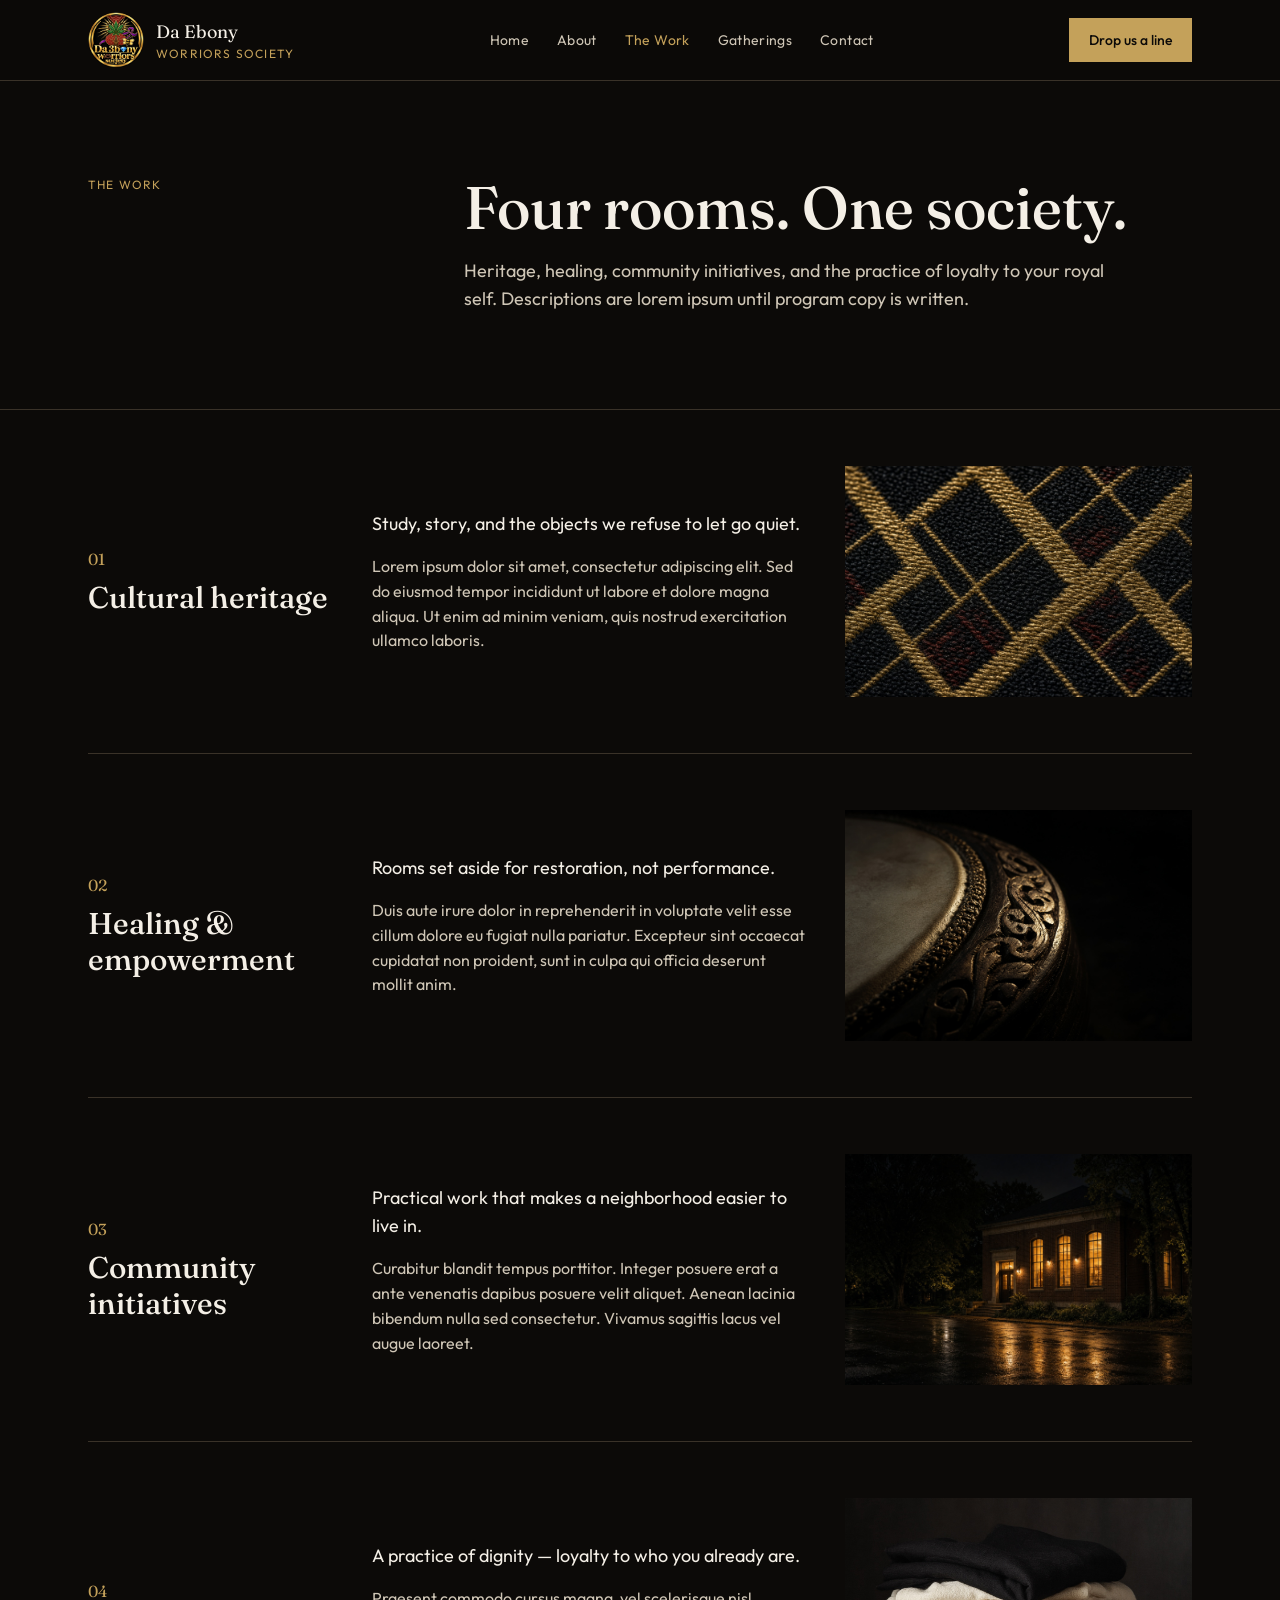
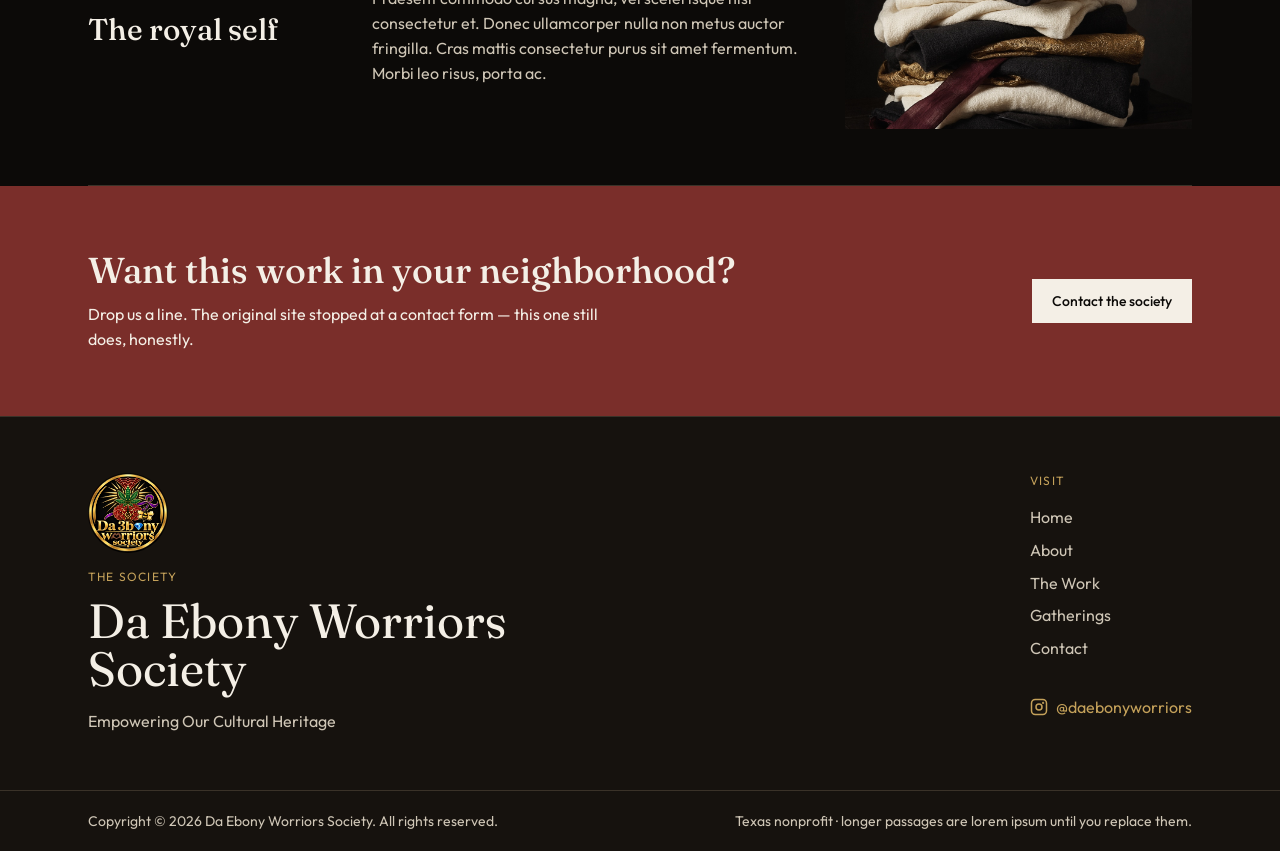
<file: work.html>
<!DOCTYPE html>
<html lang="en">
<head>
  <meta charset="utf-8">
  <meta name="viewport" content="width=device-width, initial-scale=1, viewport-fit=cover, interactive-widget=resizes-content">
  <title>The Work · Da Ebony Worriors Society</title>
  <meta name="description" content="Da Ebony Worriors Society. Empowering Our Cultural Heritage. A Texas society for healing, heritage, and community.">
  <meta name="theme-color" content="#0c0a08">
  <link rel="icon" href="images/logo.jpg" type="image/jpeg">
  <link rel="preconnect" href="https://fonts.googleapis.com">
  <link rel="preconnect" href="https://fonts.gstatic.com" crossorigin>
  <link href="https://fonts.googleapis.com/css2?family=Fraunces:ital,opsz,wght@0,9..144,500;0,9..144,620;1,9..144,500&family=Outfit:wght@300;400;500;600&display=swap" rel="stylesheet">
  <link rel="stylesheet" href="css/site.css">
  <link rel="stylesheet" href="css/extras.css">
</head>
<body class="bg-ink text-ivory antialiased">
<div class="flex min-h-screen flex-col">
<a href="#content" class="sr-only focus:not-sr-only focus:fixed focus:top-3 focus:left-3 focus:z-50 focus:bg-gold focus:px-4 focus:py-3 focus:text-ink">Skip to content</a>
<header class="sticky top-0 z-40 border-b border-line bg-ink/95 backdrop-blur-md">
  <div class="mx-auto flex max-w-6xl items-center justify-between gap-4 px-6 py-3">
    <a href="index.html" class="flex items-center gap-3" aria-label="Da Ebony Worriors Society home">
      <img src="images/logo.jpg" alt="" class="logo-mark" width="56" height="56">
      <span class="leading-tight">
        <span class="block font-display text-lg text-ivory">Da Ebony</span>
        <span class="block text-xs tracking-widest text-gold uppercase">Worriors Society</span>
      </span>
    </a>
    <nav class="hidden items-center gap-7 md:flex" aria-label="Primary"><a class="text-sm tracking-wide text-ivory-dim hover:text-ivory" href="index.html">Home</a><a class="text-sm tracking-wide text-ivory-dim hover:text-ivory" href="about.html">About</a><a class="text-sm tracking-wide text-gold" href="work.html">The Work</a><a class="text-sm tracking-wide text-ivory-dim hover:text-ivory" href="gatherings.html">Gatherings</a><a class="text-sm tracking-wide text-ivory-dim hover:text-ivory" href="contact.html">Contact</a></nav>
    <a href="contact.html" class="hidden h-11 items-center bg-gold px-5 text-sm font-medium text-ink hover:bg-gold-2 md:inline-flex">Drop us a line</a>
    <details class="md:hidden">
      <summary class="grid h-11 w-11 place-items-center border border-line text-ivory" aria-label="Open menu"><svg xmlns="http://www.w3.org/2000/svg" width="22" height="22" viewBox="0 0 24 24" fill="none" stroke="currentColor" stroke-width="2" stroke-linecap="round" aria-hidden="true"><path d="M4 6h16M4 12h16M4 18h16"/></svg></summary>
      <nav class="absolute right-0 left-0 border-t border-line bg-ink px-6 py-4" aria-label="Mobile"><a class="flex h-12 items-center border-b border-line font-display text-2xl text-ivory" href="index.html">Home</a><a class="flex h-12 items-center border-b border-line font-display text-2xl text-ivory" href="about.html">About</a><a class="flex h-12 items-center border-b border-line font-display text-2xl text-gold" href="work.html">The Work</a><a class="flex h-12 items-center border-b border-line font-display text-2xl text-ivory" href="gatherings.html">Gatherings</a><a class="flex h-12 items-center border-b border-line font-display text-2xl text-ivory" href="contact.html">Contact</a></nav>
    </details>
  </div>
</header>
<main id="content" class="flex-1">
<header class="border-b border-line">
  <div class="mx-auto grid max-w-6xl gap-6 px-6 py-16 md:grid-cols-12 md:py-24">
    <div class="md:col-span-4"><p class="text-xs tracking-widest text-gold uppercase">The work</p></div>
    <div class="md:col-span-8">
      <h1 class="font-display text-5xl text-ivory md:text-6xl">Four rooms. One society.</h1>
      <p class="mt-5 max-w-2xl text-lg text-ivory-dim">Heritage, healing, community initiatives, and the practice of loyalty to your royal self. Descriptions are lorem ipsum until program copy is written.</p>
    </div>
  </div>
</header>
<div class="mx-auto max-w-6xl px-6"><article class="grid items-center gap-8 border-b border-line py-14 md:grid-cols-12">
  <div class="md:col-span-3"><p class="font-display text-gold">01</p><h2 class="mt-2 font-display text-3xl">Cultural heritage</h2></div>
  <div class="md:col-span-5"><p class="text-lg text-ivory">Study, story, and the objects we refuse to let go quiet.</p><p class="mt-4 text-ivory-dim">Lorem ipsum dolor sit amet, consectetur adipiscing elit. Sed do eiusmod tempor incididunt ut labore et dolore magna aliqua. Ut enim ad minim veniam, quis nostrud exercitation ullamco laboris.</p></div>
  <img src="images/cloth.jpg" alt="Close photograph of black cloth woven with antique gold thread" class="aspect-photo w-full object-cover md:col-span-4">
</article><article class="grid items-center gap-8 border-b border-line py-14 md:grid-cols-12">
  <div class="md:col-span-3"><p class="font-display text-gold">02</p><h2 class="mt-2 font-display text-3xl">Healing &amp; empowerment</h2></div>
  <div class="md:col-span-5"><p class="text-lg text-ivory">Rooms set aside for restoration, not performance.</p><p class="mt-4 text-ivory-dim">Duis aute irure dolor in reprehenderit in voluptate velit esse cillum dolore eu fugiat nulla pariatur. Excepteur sint occaecat cupidatat non proident, sunt in culpa qui officia deserunt mollit anim.</p></div>
  <img src="images/drum.jpg" alt="Rim of a hand drum lit in gold against a black background" class="aspect-photo w-full object-cover md:col-span-4">
</article><article class="grid items-center gap-8 border-b border-line py-14 md:grid-cols-12">
  <div class="md:col-span-3"><p class="font-display text-gold">03</p><h2 class="mt-2 font-display text-3xl">Community initiatives</h2></div>
  <div class="md:col-span-5"><p class="text-lg text-ivory">Practical work that makes a neighborhood easier to live in.</p><p class="mt-4 text-ivory-dim">Curabitur blandit tempus porttitor. Integer posuere erat a ante venenatis dapibus posuere velit aliquet. Aenean lacinia bibendum nulla sed consectetur. Vivamus sagittis lacus vel augue laoreet.</p></div>
  <img src="images/night.jpg" alt="A brick community building at night with warm windows" class="aspect-photo w-full object-cover md:col-span-4">
</article><article class="grid items-center gap-8 border-b border-line py-14 md:grid-cols-12">
  <div class="md:col-span-3"><p class="font-display text-gold">04</p><h2 class="mt-2 font-display text-3xl">The royal self</h2></div>
  <div class="md:col-span-5"><p class="text-lg text-ivory">A practice of dignity — loyalty to who you already are.</p><p class="mt-4 text-ivory-dim">Praesent commodo cursus magna, vel scelerisque nisl consectetur et. Donec ullamcorper nulla non metus auctor fringilla. Cras mattis consectetur purus sit amet fermentum. Morbi leo risus, porta ac.</p></div>
  <img src="images/folds.jpg" alt="Folded black, ivory, and gold cloth on a dark wood bench" class="aspect-photo w-full object-cover md:col-span-4">
</article></div>
<section class="bg-blood"><div class="mx-auto flex max-w-6xl flex-col items-start gap-6 px-6 py-16 md:flex-row md:items-center md:justify-between">
  <div><h2 class="font-display text-4xl text-ivory">Want this work in your neighborhood?</h2><p class="mt-3 max-w-xl text-ivory">Drop us a line. The original site stopped at a contact form — this one still does, honestly.</p></div>
  <a href="contact.html" class="inline-flex h-11 items-center bg-ivory px-5 text-sm font-medium text-ink hover:bg-gold-2">Contact the society</a>
</div></section>

</main>
<footer class="border-t border-line bg-ink-2">
  <div class="mx-auto grid max-w-6xl gap-10 px-6 py-14 md:grid-cols-12">
    <div class="md:col-span-7">
      <img src="images/logo.jpg" alt="" class="logo-footer" width="80" height="80">
      <p class="mt-4 text-xs tracking-widest text-gold uppercase">The society</p>
      <p class="mt-3 max-w-xl font-display text-4xl text-ivory md:text-5xl">Da Ebony Worriors Society</p>
      <p class="mt-4 max-w-md text-ivory-dim">Empowering Our Cultural Heritage</p>
    </div>
    <div class="md:col-span-5 md:justify-self-end">
      <p class="text-xs tracking-widest text-gold uppercase">Visit</p>
      <ul class="mt-4 space-y-2"><li><a class="text-ivory-dim hover:text-ivory" href="index.html">Home</a></li><li><a class="text-ivory-dim hover:text-ivory" href="about.html">About</a></li><li><a class="text-ivory-dim hover:text-ivory" href="work.html">The Work</a></li><li><a class="text-ivory-dim hover:text-ivory" href="gatherings.html">Gatherings</a></li><li><a class="text-ivory-dim hover:text-ivory" href="contact.html">Contact</a></li></ul>
      <a href="https://www.instagram.com/daebonyworriors/" class="mt-6 inline-flex h-11 items-center gap-2 text-gold hover:text-gold-2" target="_blank" rel="noreferrer"><svg xmlns="http://www.w3.org/2000/svg" width="18" height="18" viewBox="0 0 24 24" fill="none" stroke="currentColor" stroke-width="2" stroke-linecap="round" stroke-linejoin="round" aria-hidden="true"><rect width="20" height="20" x="2" y="2" rx="5"/><circle cx="12" cy="12" r="4"/><circle cx="17.5" cy="6.5" r="0.5" fill="currentColor"/></svg> @daebonyworriors</a>
    </div>
  </div>
  <div class="border-t border-line">
    <div class="mx-auto flex max-w-6xl flex-col gap-2 px-6 py-5 text-sm text-ivory-dim md:flex-row md:items-center md:justify-between">
      <p>Copyright © 2026 Da Ebony Worriors Society. All rights reserved.</p>
      <p>Texas nonprofit · longer passages are lorem ipsum until you replace them.</p>
    </div>
  </div>
</footer>
</div>
<script src="js/site.js"></script>
</body>
</html>
</file>
<file: css/extras.css>
summary { list-style: none; cursor: pointer; }
summary::-webkit-details-marker { display: none; }
.gathering[hidden] { display: none; }

html { overflow-x: clip; color-scheme: dark; -webkit-text-size-adjust: 100%; text-size-adjust: 100%; }
body { padding-left: env(safe-area-inset-left); padding-right: env(safe-area-inset-right); }
img { max-width: 100%; }
.min-h-screen { min-height: 100dvh; }
input, textarea, select { font-size: 1rem; }
header > div > a:first-child { min-width: 0; }
header .leading-tight { min-width: 0; }
header details nav { max-height: calc(100dvh - 4.5rem); overflow: auto; }
header { padding-top: env(safe-area-inset-top); }
footer { padding-bottom: env(safe-area-inset-bottom); }

@media (max-width: 64rem) {
  header > div > a.bg-gold { display: none; }
  .md\:grid-cols-4 { grid-template-columns: repeat(2, minmax(0, 1fr)); }
}
@media (max-width: 40rem) {
  header > div { padding-left: 1rem; padding-right: 1rem; gap: 0.75rem; }
  header .leading-tight > span { display: block; overflow: hidden; text-overflow: ellipsis; white-space: nowrap; }
  header .leading-tight > span:last-child { letter-spacing: 0.08em; }
  main .px-6, header details nav { padding-left: 1rem; padding-right: 1rem; }
  h1.font-display { font-size: 2.25rem; }
  .md\:grid-cols-4 { grid-template-columns: minmax(0, 1fr); }
  form button[type="submit"] { width: 100%; justify-content: center; }
  section.bg-blood a { width: 100%; justify-content: center; }
}
@media (max-height: 36rem) and (orientation: landscape) {
  section.relative.min-h-screen > .relative { padding-top: 4.5rem; padding-bottom: 1rem; }
  section.relative.min-h-screen h1 { font-size: 1.7rem; margin-top: 0.35rem; }
  .logo-seal { width: 3.25rem; height: 3.25rem; margin-bottom: 0.35rem; }
  section.relative.min-h-screen .mt-5 { margin-top: 0.5rem; }
  section.relative.min-h-screen .mt-8 { margin-top: 0.65rem; }
}

.logo-mark,
.logo-seal,
.logo-footer {
  display: block;
  width: 2.75rem;
  height: 2.75rem;
  max-width: 2.75rem;
  object-fit: cover;
  border-radius: 9999px;
  flex-shrink: 0;
}
.logo-seal {
  width: 5rem;
  height: 5rem;
  max-width: 5rem;
  margin-bottom: 1rem;
}
.logo-footer {
  width: 5rem;
  height: 5rem;
  max-width: 5rem;
}
@media (min-width: 40rem) {
  .logo-mark { width: 3.5rem; height: 3.5rem; max-width: 3.5rem; }
  .logo-seal { width: 7rem; height: 7rem; max-width: 7rem; }
}
@media (min-width: 48rem) {
  .logo-seal { width: 8rem; height: 8rem; max-width: 8rem; }
}
</file>
<file: css/site.css>
/*! tailwindcss v4.3.3 | MIT License | https://tailwindcss.com */
@layer properties{@supports (((-webkit-hyphens:none)) and (not (margin-trim:inline))) or ((-moz-orient:inline) and (not (color:rgb(from red r g b)))){*,:before,:after,::backdrop{--tw-scale-x:1;--tw-scale-y:1;--tw-scale-z:1;--tw-rotate-x:initial;--tw-rotate-y:initial;--tw-rotate-z:initial;--tw-skew-x:initial;--tw-skew-y:initial;--tw-space-y-reverse:0;--tw-divide-y-reverse:0;--tw-border-style:solid;--tw-leading:initial;--tw-font-weight:initial;--tw-tracking:initial;--tw-ordinal:initial;--tw-slashed-zero:initial;--tw-numeric-figure:initial;--tw-numeric-spacing:initial;--tw-numeric-fraction:initial;--tw-shadow:0 0 #0000;--tw-shadow-color:initial;--tw-shadow-alpha:100%;--tw-inset-shadow:0 0 #0000;--tw-inset-shadow-color:initial;--tw-inset-shadow-alpha:100%;--tw-ring-color:initial;--tw-ring-shadow:0 0 #0000;--tw-inset-ring-color:initial;--tw-inset-ring-shadow:0 0 #0000;--tw-ring-inset:initial;--tw-ring-offset-width:0px;--tw-ring-offset-color:#fff;--tw-ring-offset-shadow:0 0 #0000;--tw-outline-style:solid;--tw-blur:initial;--tw-brightness:initial;--tw-contrast:initial;--tw-grayscale:initial;--tw-hue-rotate:initial;--tw-invert:initial;--tw-opacity:initial;--tw-saturate:initial;--tw-sepia:initial;--tw-drop-shadow:initial;--tw-drop-shadow-color:initial;--tw-drop-shadow-alpha:100%;--tw-drop-shadow-size:initial;--tw-backdrop-blur:initial;--tw-backdrop-brightness:initial;--tw-backdrop-contrast:initial;--tw-backdrop-grayscale:initial;--tw-backdrop-hue-rotate:initial;--tw-backdrop-invert:initial;--tw-backdrop-opacity:initial;--tw-backdrop-saturate:initial;--tw-backdrop-sepia:initial;--tw-duration:initial;--tw-ease:initial;--tw-content:"";--tw-translate-x:0;--tw-translate-y:0;--tw-translate-z:0}}}@layer theme{:root,:host{--font-sans:"Outfit", system-ui, sans-serif;--font-mono:ui-monospace, SFMono-Regular, Menlo, Monaco, Consolas, "Liberation Mono", "Courier New", monospace;--color-red-500:oklch(63.7% .237 25.331);--color-zinc-50:oklch(98.5% 0 none);--color-zinc-400:oklch(70.5% .015 286.067);--color-zinc-500:oklch(55.2% .016 285.938);--color-zinc-900:oklch(21% .006 285.885);--color-zinc-950:oklch(14.1% .005 285.823);--color-neutral-100:oklch(97% 0 none);--color-neutral-300:oklch(87% 0 none);--color-neutral-500:oklch(55.6% 0 none);--color-neutral-700:oklch(37.1% 0 none);--color-neutral-900:oklch(20.5% 0 none);--color-black:#000;--color-white:#fff;--spacing:.25rem;--container-sm:24rem;--container-md:28rem;--container-xl:36rem;--container-2xl:42rem;--container-3xl:48rem;--container-4xl:56rem;--container-6xl:72rem;--text-xs:.75rem;--text-xs--line-height:calc(1 / .75);--text-sm:.875rem;--text-sm--line-height:calc(1.25 / .875);--text-base:1rem;--text-lg:1.125rem;--text-lg--line-height:calc(1.75 / 1.125);--text-xl:1.25rem;--text-xl--line-height:calc(1.75 / 1.25);--text-2xl:1.5rem;--text-2xl--line-height:calc(2 / 1.5);--text-3xl:1.875rem;--text-3xl--line-height:calc(2.25 / 1.875);--text-4xl:2.25rem;--text-4xl--line-height:calc(2.5 / 2.25);--text-5xl:3rem;--text-5xl--line-height:1;--text-6xl:3.75rem;--text-6xl--line-height:1;--text-7xl:4.5rem;--text-7xl--line-height:1;--font-weight-medium:500;--font-weight-semibold:600;--tracking-tight:-.025em;--tracking-wide:.025em;--tracking-widest:.1em;--leading-tight:1.25;--leading-snug:1.375;--leading-normal:1.5;--radius-xs:.125rem;--radius-sm:2px;--radius-md:.375rem;--radius-lg:.5rem;--radius-xl:.75rem;--radius-2xl:1rem;--ease-out:cubic-bezier(0, 0, .2, 1);--ease-in-out:cubic-bezier(.4, 0, .2, 1);--animate-pulse:pulse 2s cubic-bezier(.4, 0, .6, 1) infinite;--blur-md:12px;--aspect-video:16 / 9;--default-transition-duration:.15s;--default-transition-timing-function:cubic-bezier(.4, 0, .2, 1);--default-font-family:var(--font-sans);--default-mono-font-family:var(--font-mono);--font-display:"Fraunces", "Iowan Old Style", Georgia, serif;--color-ink:#0c0a08;--color-ink-2:#16120e;--color-line:#3a3228;--color-ivory:#f4efe6;--color-ivory-dim:#cfc6b6;--color-gold:#c4a15a;--color-gold-2:#e4c98a;--color-blood:#7a2e2a;--aspect-portrait:3 / 4;--aspect-photo:3 / 2}}@layer base{*,:after,:before,::backdrop{box-sizing:border-box;border:0 solid;margin:0;padding:0}::file-selector-button{box-sizing:border-box;border:0 solid;margin:0;padding:0}html,:host{-webkit-text-size-adjust:100%;tab-size:4;line-height:1.5;font-family:var(--default-font-family,-apple-system, BlinkMacSystemFont, "Segoe UI", Roboto, "Helvetica Neue", "Noto Sans", Arial, sans-serif, "Apple Color Emoji", "Segoe UI Emoji", "Segoe UI Symbol", "Noto Color Emoji");font-feature-settings:var(--default-font-feature-settings,normal);font-variation-settings:var(--default-font-variation-settings,normal);-webkit-tap-highlight-color:transparent}hr{height:0;color:inherit;border-top-width:1px}abbr:where([title]){-webkit-text-decoration:underline dotted;text-decoration:underline dotted}h1,h2,h3,h4,h5,h6{font-size:inherit;font-weight:inherit}a{color:inherit;-webkit-text-decoration:inherit;-webkit-text-decoration:inherit;-webkit-text-decoration:inherit;-webkit-text-decoration:inherit;text-decoration:inherit}b,strong{font-weight:bolder}code,kbd,samp,pre{font-family:var(--default-mono-font-family,ui-monospace, SFMono-Regular, Menlo, Monaco, Consolas, "Liberation Mono", "Courier New", monospace);font-feature-settings:var(--default-mono-font-feature-settings,normal);font-variation-settings:var(--default-mono-font-variation-settings,normal);font-size:1em}small{font-size:80%}sub,sup{vertical-align:baseline;font-size:75%;line-height:0;position:relative}sub{bottom:-.25em}sup{top:-.5em}table{text-indent:0;border-color:inherit;border-collapse:collapse}:-moz-focusring:where(:not(iframe)){outline:auto}progress{vertical-align:baseline}summary{display:list-item}ol,ul,menu{list-style:none}img,svg,video,canvas,audio,iframe,embed,object{vertical-align:middle;display:block}img,video{max-width:100%;height:auto}button,input,select,optgroup,textarea{font:inherit;font-feature-settings:inherit;font-variation-settings:inherit;letter-spacing:inherit;color:inherit;opacity:1;background-color:#0000;border-radius:0}::file-selector-button{font:inherit;font-feature-settings:inherit;font-variation-settings:inherit;letter-spacing:inherit;color:inherit;opacity:1;background-color:#0000;border-radius:0}:where(select:is([multiple],[size])) optgroup{font-weight:bolder}:where(select:is([multiple],[size])) optgroup option{padding-inline-start:20px}::file-selector-button{margin-inline-end:4px}::placeholder{opacity:1}@supports (not ((-webkit-appearance:-apple-pay-button))) or (contain-intrinsic-size:1px){::placeholder{color:currentColor}@supports (color:color-mix(in lab, red, red)){::placeholder{color:color-mix(in oklab, currentcolor 50%, transparent)}}}textarea{resize:vertical}::-webkit-search-decoration{-webkit-appearance:none}::-webkit-date-and-time-value{min-height:1lh;text-align:inherit}::-webkit-datetime-edit{display:inline-flex}::-webkit-datetime-edit-fields-wrapper{padding:0}::-webkit-datetime-edit{padding-block:0}::-webkit-datetime-edit-year-field{padding-block:0}::-webkit-datetime-edit-month-field{padding-block:0}::-webkit-datetime-edit-day-field{padding-block:0}::-webkit-datetime-edit-hour-field{padding-block:0}::-webkit-datetime-edit-minute-field{padding-block:0}::-webkit-datetime-edit-second-field{padding-block:0}::-webkit-datetime-edit-millisecond-field{padding-block:0}::-webkit-datetime-edit-meridiem-field{padding-block:0}::-webkit-calendar-picker-indicator{line-height:1}:-moz-ui-invalid{box-shadow:none}button,input:where([type=button],[type=reset],[type=submit]){appearance:button}::file-selector-button{appearance:button}::-webkit-inner-spin-button{height:auto}::-webkit-outer-spin-button{height:auto}[hidden]:where(:not([hidden=until-found])){display:none!important}html{scroll-behavior:smooth}body{background:var(--color-ink);color:var(--color-ivory);font-family:var(--font-sans);-webkit-font-smoothing:antialiased;line-height:1.55}h1,h2,h3{font-family:var(--font-display);text-wrap:balance;font-weight:500;line-height:1.08}p{text-wrap:pretty}button:not(:disabled),[role=button]:not(:disabled){cursor:pointer}:focus-visible{outline:2px solid var(--color-gold);outline-offset:3px}::selection{background:var(--color-gold);color:var(--color-ink)}img{max-width:100%}}@layer components;@layer utilities{.collapse{visibility:collapse}.invisible{visibility:hidden}.visible{visibility:visible}.sr-only{clip-path:inset(50%);white-space:nowrap;border-width:0;width:1px;height:1px;margin:-1px;padding:0;position:absolute;overflow:hidden}.absolute{position:absolute}.fixed{position:fixed}.relative{position:relative}.static{position:static}.sticky{position:sticky}.inset-0{inset:0}.top-0{top:0}.right-1{right:var(--spacing)}.right-2{right:calc(var(--spacing) * 2)}.right-3{right:calc(var(--spacing) * 3)}.right-4{right:calc(var(--spacing) * 4)}.left-1{left:var(--spacing)}.left-2{left:calc(var(--spacing) * 2)}.left-3{left:calc(var(--spacing) * 3)}.left-4{left:calc(var(--spacing) * 4)}.z-40{z-index:40}.container{width:100%}@media (width>=40rem){.container{max-width:40rem}}@media (width>=48rem){.container{max-width:48rem}}@media (width>=64rem){.container{max-width:64rem}}@media (width>=80rem){.container{max-width:80rem}}@media (width>=96rem){.container{max-width:96rem}}.mx-auto{margin-inline:auto}.mt-1{margin-top:var(--spacing)}.mt-2{margin-top:calc(var(--spacing) * 2)}.mt-3{margin-top:calc(var(--spacing) * 3)}.mt-4{margin-top:calc(var(--spacing) * 4)}.mt-5{margin-top:calc(var(--spacing) * 5)}.mt-6{margin-top:calc(var(--spacing) * 6)}.mt-8{margin-top:calc(var(--spacing) * 8)}.mt-10{margin-top:calc(var(--spacing) * 10)}.ml-px{margin-left:1px}.block{display:block}.flex{display:flex}.grid{display:grid}.hidden{display:none}.inline{display:inline}.inline-flex{display:inline-flex}.table{display:table}.aspect-photo{aspect-ratio:var(--aspect-photo)}.aspect-portrait{aspect-ratio:var(--aspect-portrait)}.aspect-video{aspect-ratio:var(--aspect-video)}.size-5{width:calc(var(--spacing) * 5);height:calc(var(--spacing) * 5)}.size-10{width:calc(var(--spacing) * 10);height:calc(var(--spacing) * 10)}.h-4{height:calc(var(--spacing) * 4)}.h-8{height:calc(var(--spacing) * 8)}.h-11{height:calc(var(--spacing) * 11)}.h-12{height:calc(var(--spacing) * 12)}.h-80{height:calc(var(--spacing) * 80)}.h-full{height:100%}.min-h-screen{min-height:100vh}.w-4{width:calc(var(--spacing) * 4)}.w-8{width:calc(var(--spacing) * 8)}.w-11{width:calc(var(--spacing) * 11)}.w-full{width:100%}.max-w-2xl{max-width:var(--container-2xl)}.max-w-3xl{max-width:var(--container-3xl)}.max-w-4xl{max-width:var(--container-4xl)}.max-w-6xl{max-width:var(--container-6xl)}.max-w-md{max-width:var(--container-md)}.max-w-sm{max-width:var(--container-sm)}.max-w-xl{max-width:var(--container-xl)}.flex-1{flex:1}.shrink{flex-shrink:1}.scale-100{--tw-scale-x:100%;--tw-scale-y:100%;--tw-scale-z:100%;scale:var(--tw-scale-x) var(--tw-scale-y)}.scale-\[0\.25\]{scale:.25}.transform{transform:var(--tw-rotate-x,) var(--tw-rotate-y,) var(--tw-rotate-z,) var(--tw-skew-x,) var(--tw-skew-y,)}.animate-pulse{animation:var(--animate-pulse)}.cursor-pointer{cursor:pointer}.resize{resize:both}.flex-col{flex-direction:column}.flex-wrap{flex-wrap:wrap}.place-items-center{place-items:center}.items-center{align-items:center}.items-end{align-items:flex-end}.items-start{align-items:flex-start}.justify-between{justify-content:space-between}.justify-center{justify-content:center}.justify-end{justify-content:flex-end}.gap-2{gap:calc(var(--spacing) * 2)}.gap-3{gap:calc(var(--spacing) * 3)}.gap-4{gap:calc(var(--spacing) * 4)}.gap-6{gap:calc(var(--spacing) * 6)}.gap-7{gap:calc(var(--spacing) * 7)}.gap-8{gap:calc(var(--spacing) * 8)}.gap-10{gap:calc(var(--spacing) * 10)}.gap-12{gap:calc(var(--spacing) * 12)}:where(.space-y-2>:not(:last-child)){--tw-space-y-reverse:0;margin-block-start:calc(calc(var(--spacing) * 2) * var(--tw-space-y-reverse));margin-block-end:calc(calc(var(--spacing) * 2) * calc(1 - var(--tw-space-y-reverse)))}:where(.space-y-3>:not(:last-child)){--tw-space-y-reverse:0;margin-block-start:calc(calc(var(--spacing) * 3) * var(--tw-space-y-reverse));margin-block-end:calc(calc(var(--spacing) * 3) * calc(1 - var(--tw-space-y-reverse)))}:where(.divide-y>:not(:last-child)){--tw-divide-y-reverse:0;border-bottom-style:var(--tw-border-style);border-top-style:var(--tw-border-style);border-top-width:calc(1px * var(--tw-divide-y-reverse));border-bottom-width:calc(1px * calc(1 - var(--tw-divide-y-reverse)))}:where(.divide-line>:not(:last-child)){border-color:var(--color-line)}.truncate{text-overflow:ellipsis;white-space:nowrap;overflow:hidden}.rounded{border-radius:.25rem}.rounded-2xl{border-radius:var(--radius-2xl)}.rounded-full{border-radius:2147483647px}.rounded-lg{border-radius:var(--radius-lg)}.rounded-md{border-radius:var(--radius-md)}.rounded-xl{border-radius:var(--radius-xl)}.border{border-style:var(--tw-border-style);border-width:1px}.border-y{border-block-style:var(--tw-border-style);border-block-width:1px}.border-t{border-top-style:var(--tw-border-style);border-top-width:1px}.border-b{border-bottom-style:var(--tw-border-style);border-bottom-width:1px}.border-l-2{border-left-style:var(--tw-border-style);border-left-width:2px}.border-gold{border-color:var(--color-gold)}.border-ivory\/40{border-color:#f4efe666}@supports (color:color-mix(in lab, red, red)){.border-ivory\/40{border-color:color-mix(in oklab, var(--color-ivory) 40%, transparent)}}.border-line{border-color:var(--color-line)}.border-neutral-300{border-color:var(--color-neutral-300)}.bg-black{background-color:var(--color-black)}.bg-black\/10{background-color:#0000001a}@supports (color:color-mix(in lab, red, red)){.bg-black\/10{background-color:color-mix(in oklab, var(--color-black) 10%, transparent)}}.bg-blood{background-color:var(--color-blood)}.bg-gold{background-color:var(--color-gold)}.bg-ink{background-color:var(--color-ink)}.bg-ink-2{background-color:var(--color-ink-2)}.bg-ink\/55{background-color:#0c0a088c}@supports (color:color-mix(in lab, red, red)){.bg-ink\/55{background-color:color-mix(in oklab, var(--color-ink) 55%, transparent)}}.bg-ink\/95{background-color:#0c0a08f2}@supports (color:color-mix(in lab, red, red)){.bg-ink\/95{background-color:color-mix(in oklab, var(--color-ink) 95%, transparent)}}.bg-ivory{background-color:var(--color-ivory)}.bg-zinc-50{background-color:var(--color-zinc-50)}.object-cover{object-fit:cover}.p-2{padding:calc(var(--spacing) * 2)}.p-6{padding:calc(var(--spacing) * 6)}.p-8{padding:calc(var(--spacing) * 8)}.p-\[16px\]{padding:16px}.px-3{padding-inline:calc(var(--spacing) * 3)}.px-4{padding-inline:calc(var(--spacing) * 4)}.px-5{padding-inline:calc(var(--spacing) * 5)}.px-6{padding-inline:calc(var(--spacing) * 6)}.py-2{padding-block:calc(var(--spacing) * 2)}.py-3{padding-block:calc(var(--spacing) * 3)}.py-4{padding-block:calc(var(--spacing) * 4)}.py-5{padding-block:calc(var(--spacing) * 5)}.py-6{padding-block:calc(var(--spacing) * 6)}.py-8{padding-block:calc(var(--spacing) * 8)}.py-12{padding-block:calc(var(--spacing) * 12)}.py-14{padding-block:calc(var(--spacing) * 14)}.py-16{padding-block:calc(var(--spacing) * 16)}.py-20{padding-block:calc(var(--spacing) * 20)}.py-24{padding-block:calc(var(--spacing) * 24)}.pt-28{padding-top:calc(var(--spacing) * 28)}.pr-3\.5{padding-right:calc(var(--spacing) * 3.5)}.pb-8{padding-bottom:calc(var(--spacing) * 8)}.pb-16{padding-bottom:calc(var(--spacing) * 16)}.pl-4{padding-left:calc(var(--spacing) * 4)}.text-center{text-align:center}.text-left{text-align:left}.font-display{font-family:var(--font-display)}.text-2xl{font-size:var(--text-2xl);line-height:var(--tw-leading,var(--text-2xl--line-height))}.text-3xl{font-size:var(--text-3xl);line-height:var(--tw-leading,var(--text-3xl--line-height))}.text-4xl{font-size:var(--text-4xl);line-height:var(--tw-leading,var(--text-4xl--line-height))}.text-5xl{font-size:var(--text-5xl);line-height:var(--tw-leading,var(--text-5xl--line-height))}.text-lg{font-size:var(--text-lg);line-height:var(--tw-leading,var(--text-lg--line-height))}.text-sm{font-size:var(--text-sm);line-height:var(--tw-leading,var(--text-sm--line-height))}.text-xl{font-size:var(--text-xl);line-height:var(--tw-leading,var(--text-xl--line-height))}.text-xs{font-size:var(--text-xs);line-height:var(--tw-leading,var(--text-xs--line-height))}.text-\[13px\]{font-size:13px}.leading-tight{--tw-leading:var(--leading-tight);line-height:var(--leading-tight)}.font-medium{--tw-font-weight:var(--font-weight-medium);font-weight:var(--font-weight-medium)}.font-semibold{--tw-font-weight:var(--font-weight-semibold);font-weight:var(--font-weight-semibold)}.tracking-wide{--tw-tracking:var(--tracking-wide);letter-spacing:var(--tracking-wide)}.tracking-widest{--tw-tracking:var(--tracking-widest);letter-spacing:var(--tracking-widest)}.text-balance{text-wrap:balance}.text-wrap{text-wrap:wrap}.break-words{overflow-wrap:break-word}.text-gold{color:var(--color-gold)}.text-gold-2{color:var(--color-gold-2)}.text-ink{color:var(--color-ink)}.text-ivory{color:var(--color-ivory)}.text-ivory-dim{color:var(--color-ivory-dim)}.text-neutral-500{color:var(--color-neutral-500)}.text-red-500{color:var(--color-red-500)}.text-white{color:var(--color-white)}.text-zinc-500{color:var(--color-zinc-500)}.text-zinc-900{color:var(--color-zinc-900)}.uppercase{text-transform:uppercase}.italic{font-style:italic}.tabular-nums{--tw-numeric-spacing:tabular-nums;font-variant-numeric:var(--tw-ordinal,) var(--tw-slashed-zero,) var(--tw-numeric-figure,) var(--tw-numeric-spacing,) var(--tw-numeric-fraction,)}.underline-offset-4{text-underline-offset:4px}.antialiased{-webkit-font-smoothing:antialiased;-moz-osx-font-smoothing:grayscale}.accent-gold{accent-color:var(--color-gold)}.opacity-0{opacity:0}.opacity-70{opacity:.7}.opacity-100{opacity:1}.shadow{--tw-shadow:0 1px 3px 0 var(--tw-shadow-color,#0000001a), 0 1px 2px -1px var(--tw-shadow-color,#0000001a);box-shadow:var(--tw-inset-shadow), var(--tw-inset-ring-shadow), var(--tw-ring-offset-shadow), var(--tw-ring-shadow), var(--tw-shadow)}.ring{--tw-ring-shadow:var(--tw-ring-inset,) 0 0 0 calc(1px + var(--tw-ring-offset-width)) var(--tw-ring-color,currentcolor);box-shadow:var(--tw-inset-shadow), var(--tw-inset-ring-shadow), var(--tw-ring-offset-shadow), var(--tw-ring-shadow), var(--tw-shadow)}.outline,.outline-1{outline-style:var(--tw-outline-style);outline-width:1px}.-outline-offset-1{outline-offset:calc(1px * -1)}.outline-black\/10{outline-color:#0000001a}@supports (color:color-mix(in lab, red, red)){.outline-black\/10{outline-color:color-mix(in oklab, var(--color-black) 10%, transparent)}}.blur{--tw-blur:blur(8px);filter:var(--tw-blur,) var(--tw-brightness,) var(--tw-contrast,) var(--tw-grayscale,) var(--tw-hue-rotate,) var(--tw-invert,) var(--tw-saturate,) var(--tw-sepia,) var(--tw-drop-shadow,)}.blur-\[4px\]{--tw-blur:blur(4px);filter:var(--tw-blur,) var(--tw-brightness,) var(--tw-contrast,) var(--tw-grayscale,) var(--tw-hue-rotate,) var(--tw-invert,) var(--tw-saturate,) var(--tw-sepia,) var(--tw-drop-shadow,)}.blur-none{--tw-blur: ;filter:var(--tw-blur,) var(--tw-brightness,) var(--tw-contrast,) var(--tw-grayscale,) var(--tw-hue-rotate,) var(--tw-invert,) var(--tw-saturate,) var(--tw-sepia,) var(--tw-drop-shadow,)}.grayscale{--tw-grayscale:grayscale(100%);filter:var(--tw-blur,) var(--tw-brightness,) var(--tw-contrast,) var(--tw-grayscale,) var(--tw-hue-rotate,) var(--tw-invert,) var(--tw-saturate,) var(--tw-sepia,) var(--tw-drop-shadow,)}.invert{--tw-invert:invert(100%);filter:var(--tw-blur,) var(--tw-brightness,) var(--tw-contrast,) var(--tw-grayscale,) var(--tw-hue-rotate,) var(--tw-invert,) var(--tw-saturate,) var(--tw-sepia,) var(--tw-drop-shadow,)}.sepia{--tw-sepia:sepia(100%);filter:var(--tw-blur,) var(--tw-brightness,) var(--tw-contrast,) var(--tw-grayscale,) var(--tw-hue-rotate,) var(--tw-invert,) var(--tw-saturate,) var(--tw-sepia,) var(--tw-drop-shadow,)}.filter{filter:var(--tw-blur,) var(--tw-brightness,) var(--tw-contrast,) var(--tw-grayscale,) var(--tw-hue-rotate,) var(--tw-invert,) var(--tw-saturate,) var(--tw-sepia,) var(--tw-drop-shadow,)}.backdrop-blur-md{--tw-backdrop-blur:blur(var(--blur-md));-webkit-backdrop-filter:var(--tw-backdrop-blur,) var(--tw-backdrop-brightness,) var(--tw-backdrop-contrast,) var(--tw-backdrop-grayscale,) var(--tw-backdrop-hue-rotate,) var(--tw-backdrop-invert,) var(--tw-backdrop-opacity,) var(--tw-backdrop-saturate,) var(--tw-backdrop-sepia,);backdrop-filter:var(--tw-backdrop-blur,) var(--tw-backdrop-brightness,) var(--tw-backdrop-contrast,) var(--tw-backdrop-grayscale,) var(--tw-backdrop-hue-rotate,) var(--tw-backdrop-invert,) var(--tw-backdrop-opacity,) var(--tw-backdrop-saturate,) var(--tw-backdrop-sepia,)}.transition{transition-property:color,background-color,border-color,outline-color,text-decoration-color,fill,stroke,--tw-gradient-from,--tw-gradient-via,--tw-gradient-to,opacity,box-shadow,transform,translate,scale,rotate,filter,-webkit-backdrop-filter,backdrop-filter,display,content-visibility,overlay,pointer-events;transition-timing-function:var(--tw-ease,var(--default-transition-timing-function));transition-duration:var(--tw-duration,var(--default-transition-duration))}.transition-\[box-shadow\]{transition-property:box-shadow;transition-timing-function:var(--tw-ease,var(--default-transition-timing-function));transition-duration:var(--tw-duration,var(--default-transition-duration))}.transition-\[opacity\,filter\,scale\]{transition-property:opacity,filter,scale;transition-timing-function:var(--tw-ease,var(--default-transition-timing-function));transition-duration:var(--tw-duration,var(--default-transition-duration))}.transition-\[scale\,background-color\]{transition-property:scale,background-color;transition-timing-function:var(--tw-ease,var(--default-transition-timing-function));transition-duration:var(--tw-duration,var(--default-transition-duration))}.transition-\[scale\,opacity\,filter\]{transition-property:scale,opacity,filter;transition-timing-function:var(--tw-ease,var(--default-transition-timing-function));transition-duration:var(--tw-duration,var(--default-transition-duration))}.transition-transform{transition-property:transform,translate,scale,rotate;transition-timing-function:var(--tw-ease,var(--default-transition-timing-function));transition-duration:var(--tw-duration,var(--default-transition-duration))}.duration-150{--tw-duration:.15s;transition-duration:.15s}.duration-300{--tw-duration:.3s;transition-duration:.3s}.ease-\[cubic-bezier\(0\.2\,0\,0\,1\)\]{--tw-ease:cubic-bezier(.2,0,0,1);transition-timing-function:cubic-bezier(.2,0,0,1)}.ease-out{--tw-ease:var(--ease-out);transition-timing-function:var(--ease-out)}.outline-none{--tw-outline-style:none;outline-style:none}.after\:absolute:after{content:var(--tw-content);position:absolute}.after\:top-1\/2:after{content:var(--tw-content);top:50%}.after\:left-1\/2:after{content:var(--tw-content);left:50%}.after\:size-10:after{content:var(--tw-content);width:calc(var(--spacing) * 10);height:calc(var(--spacing) * 10)}.after\:-translate-1\/2:after{content:var(--tw-content);--tw-translate-x:calc(calc(1 / 2 * 100%) * -1);--tw-translate-y:calc(calc(1 / 2 * 100%) * -1);translate:var(--tw-translate-x) var(--tw-translate-y)}.first\:mt-0:first-child{margin-top:0}@media (hover:hover){.hover\:border-gold:hover{border-color:var(--color-gold)}.hover\:bg-gold-2:hover{background-color:var(--color-gold-2)}.hover\:bg-neutral-100:hover{background-color:var(--color-neutral-100)}.hover\:text-gold:hover{color:var(--color-gold)}.hover\:text-gold-2:hover{color:var(--color-gold-2)}.hover\:text-ivory:hover{color:var(--color-ivory)}.hover\:underline:hover{text-decoration-line:underline}}.focus\:not-sr-only:focus{clip-path:none;white-space:normal;width:auto;height:auto;margin:0;padding:0;position:static;overflow:visible}.focus\:fixed:focus{position:fixed}.focus\:top-3:focus{top:calc(var(--spacing) * 3)}.focus\:left-3:focus{left:calc(var(--spacing) * 3)}.focus\:z-50:focus{z-index:50}.focus\:border-gold:focus{border-color:var(--color-gold)}.focus\:bg-gold:focus{background-color:var(--color-gold)}.focus\:px-4:focus{padding-inline:calc(var(--spacing) * 4)}.focus\:py-3:focus{padding-block:calc(var(--spacing) * 3)}.focus\:text-ink:focus{color:var(--color-ink)}.active\:scale-\[0\.96\]:active,.active\:not-disabled\:scale-\[0\.96\]:active:not(:disabled){scale:.96}.disabled\:cursor-wait:disabled{cursor:wait}.disabled\:no-underline:disabled{text-decoration-line:none}@media (width>=48rem){.md\:col-span-3{grid-column:span 3/span 3}.md\:col-span-4{grid-column:span 4/span 4}.md\:col-span-5{grid-column:span 5/span 5}.md\:col-span-7{grid-column:span 7/span 7}.md\:col-span-8{grid-column:span 8/span 8}.md\:flex{display:flex}.md\:hidden{display:none}.md\:inline-flex{display:inline-flex}.md\:h-96{height:calc(var(--spacing) * 96)}.md\:grid-cols-2{grid-template-columns:repeat(2,minmax(0,1fr))}.md\:grid-cols-3{grid-template-columns:repeat(3,minmax(0,1fr))}.md\:grid-cols-4{grid-template-columns:repeat(4,minmax(0,1fr))}.md\:grid-cols-12{grid-template-columns:repeat(12,minmax(0,1fr))}.md\:flex-row{flex-direction:row}.md\:items-baseline{align-items:baseline}.md\:items-center{align-items:center}.md\:justify-between{justify-content:space-between}.md\:justify-self-end{justify-self:flex-end}.md\:border-r{border-right-style:var(--tw-border-style);border-right-width:1px}.md\:border-b-0{border-bottom-style:var(--tw-border-style);border-bottom-width:0}.md\:p-8{padding:calc(var(--spacing) * 8)}.md\:py-24{padding-block:calc(var(--spacing) * 24)}.md\:text-right{text-align:right}.md\:text-5xl{font-size:var(--text-5xl);line-height:var(--tw-leading,var(--text-5xl--line-height))}.md\:text-6xl{font-size:var(--text-6xl);line-height:var(--tw-leading,var(--text-6xl--line-height))}.md\:text-7xl{font-size:var(--text-7xl);line-height:var(--tw-leading,var(--text-7xl--line-height))}.last\:md\:border-r-0:last-child{border-right-style:var(--tw-border-style);border-right-width:0}}@media (prefers-color-scheme:dark){.dark\:border-neutral-700{border-color:var(--color-neutral-700)}.dark\:bg-white\/20{background-color:#fff3}@supports (color:color-mix(in lab, red, red)){.dark\:bg-white\/20{background-color:color-mix(in oklab, var(--color-white) 20%, transparent)}}.dark\:bg-zinc-950{background-color:var(--color-zinc-950)}.dark\:text-zinc-50{color:var(--color-zinc-50)}.dark\:text-zinc-400{color:var(--color-zinc-400)}.dark\:outline-white\/10{outline-color:#ffffff1a}@supports (color:color-mix(in lab, red, red)){.dark\:outline-white\/10{outline-color:color-mix(in oklab, var(--color-white) 10%, transparent)}}@media (hover:hover){.dark\:hover\:bg-neutral-900:hover{background-color:var(--color-neutral-900)}}}}.hero-scrim{background:linear-gradient(#0c0a0833 0%,#0c0a088c 42%,#0c0a08f0 100%)}@supports (color:color-mix(in lab, red, red)){.hero-scrim{background:linear-gradient(180deg, color-mix(in oklab, var(--color-ink) 20%, transparent) 0%, color-mix(in oklab, var(--color-ink) 55%, transparent) 42%, color-mix(in oklab, var(--color-ink) 94%, transparent) 100%)}}@media (prefers-reduced-motion:reduce){html{scroll-behavior:auto}*,:before,:after{transition-duration:.01ms!important;animation-duration:.01ms!important;animation-iteration-count:1!important}}@property --tw-scale-x{syntax:"*";inherits:false;initial-value:1}@property --tw-scale-y{syntax:"*";inherits:false;initial-value:1}@property --tw-scale-z{syntax:"*";inherits:false;initial-value:1}@property --tw-rotate-x{syntax:"*";inherits:false}@property --tw-rotate-y{syntax:"*";inherits:false}@property --tw-rotate-z{syntax:"*";inherits:false}@property --tw-skew-x{syntax:"*";inherits:false}@property --tw-skew-y{syntax:"*";inherits:false}@property --tw-space-y-reverse{syntax:"*";inherits:false;initial-value:0}@property --tw-divide-y-reverse{syntax:"*";inherits:false;initial-value:0}@property --tw-border-style{syntax:"*";inherits:false;initial-value:solid}@property --tw-leading{syntax:"*";inherits:false}@property --tw-font-weight{syntax:"*";inherits:false}@property --tw-tracking{syntax:"*";inherits:false}@property --tw-ordinal{syntax:"*";inherits:false}@property --tw-slashed-zero{syntax:"*";inherits:false}@property --tw-numeric-figure{syntax:"*";inherits:false}@property --tw-numeric-spacing{syntax:"*";inherits:false}@property --tw-numeric-fraction{syntax:"*";inherits:false}@property --tw-shadow{syntax:"*";inherits:false;initial-value:0 0 #0000}@property --tw-shadow-color{syntax:"*";inherits:false}@property --tw-shadow-alpha{syntax:"<percentage>";inherits:false;initial-value:100%}@property --tw-inset-shadow{syntax:"*";inherits:false;initial-value:0 0 #0000}@property --tw-inset-shadow-color{syntax:"*";inherits:false}@property --tw-inset-shadow-alpha{syntax:"<percentage>";inherits:false;initial-value:100%}@property --tw-ring-color{syntax:"*";inherits:false}@property --tw-ring-shadow{syntax:"*";inherits:false;initial-value:0 0 #0000}@property --tw-inset-ring-color{syntax:"*";inherits:false}@property --tw-inset-ring-shadow{syntax:"*";inherits:false;initial-value:0 0 #0000}@property --tw-ring-inset{syntax:"*";inherits:false}@property --tw-ring-offset-width{syntax:"<length>";inherits:false;initial-value:0}@property --tw-ring-offset-color{syntax:"*";inherits:false;initial-value:#fff}@property --tw-ring-offset-shadow{syntax:"*";inherits:false;initial-value:0 0 #0000}@property --tw-outline-style{syntax:"*";inherits:false;initial-value:solid}@property --tw-blur{syntax:"*";inherits:false}@property --tw-brightness{syntax:"*";inherits:false}@property --tw-contrast{syntax:"*";inherits:false}@property --tw-grayscale{syntax:"*";inherits:false}@property --tw-hue-rotate{syntax:"*";inherits:false}@property --tw-invert{syntax:"*";inherits:false}@property --tw-opacity{syntax:"*";inherits:false}@property --tw-saturate{syntax:"*";inherits:false}@property --tw-sepia{syntax:"*";inherits:false}@property --tw-drop-shadow{syntax:"*";inherits:false}@property --tw-drop-shadow-color{syntax:"*";inherits:false}@property --tw-drop-shadow-alpha{syntax:"<percentage>";inherits:false;initial-value:100%}@property --tw-drop-shadow-size{syntax:"*";inherits:false}@property --tw-backdrop-blur{syntax:"*";inherits:false}@property --tw-backdrop-brightness{syntax:"*";inherits:false}@property --tw-backdrop-contrast{syntax:"*";inherits:false}@property --tw-backdrop-grayscale{syntax:"*";inherits:false}@property --tw-backdrop-hue-rotate{syntax:"*";inherits:false}@property --tw-backdrop-invert{syntax:"*";inherits:false}@property --tw-backdrop-opacity{syntax:"*";inherits:false}@property --tw-backdrop-saturate{syntax:"*";inherits:false}@property --tw-backdrop-sepia{syntax:"*";inherits:false}@property --tw-duration{syntax:"*";inherits:false}@property --tw-ease{syntax:"*";inherits:false}@property --tw-content{syntax:"*";inherits:false;initial-value:""}@property --tw-translate-x{syntax:"*";inherits:false;initial-value:0}@property --tw-translate-y{syntax:"*";inherits:false;initial-value:0}@property --tw-translate-z{syntax:"*";inherits:false;initial-value:0}@keyframes pulse{50%{opacity:.5}}
</file>
